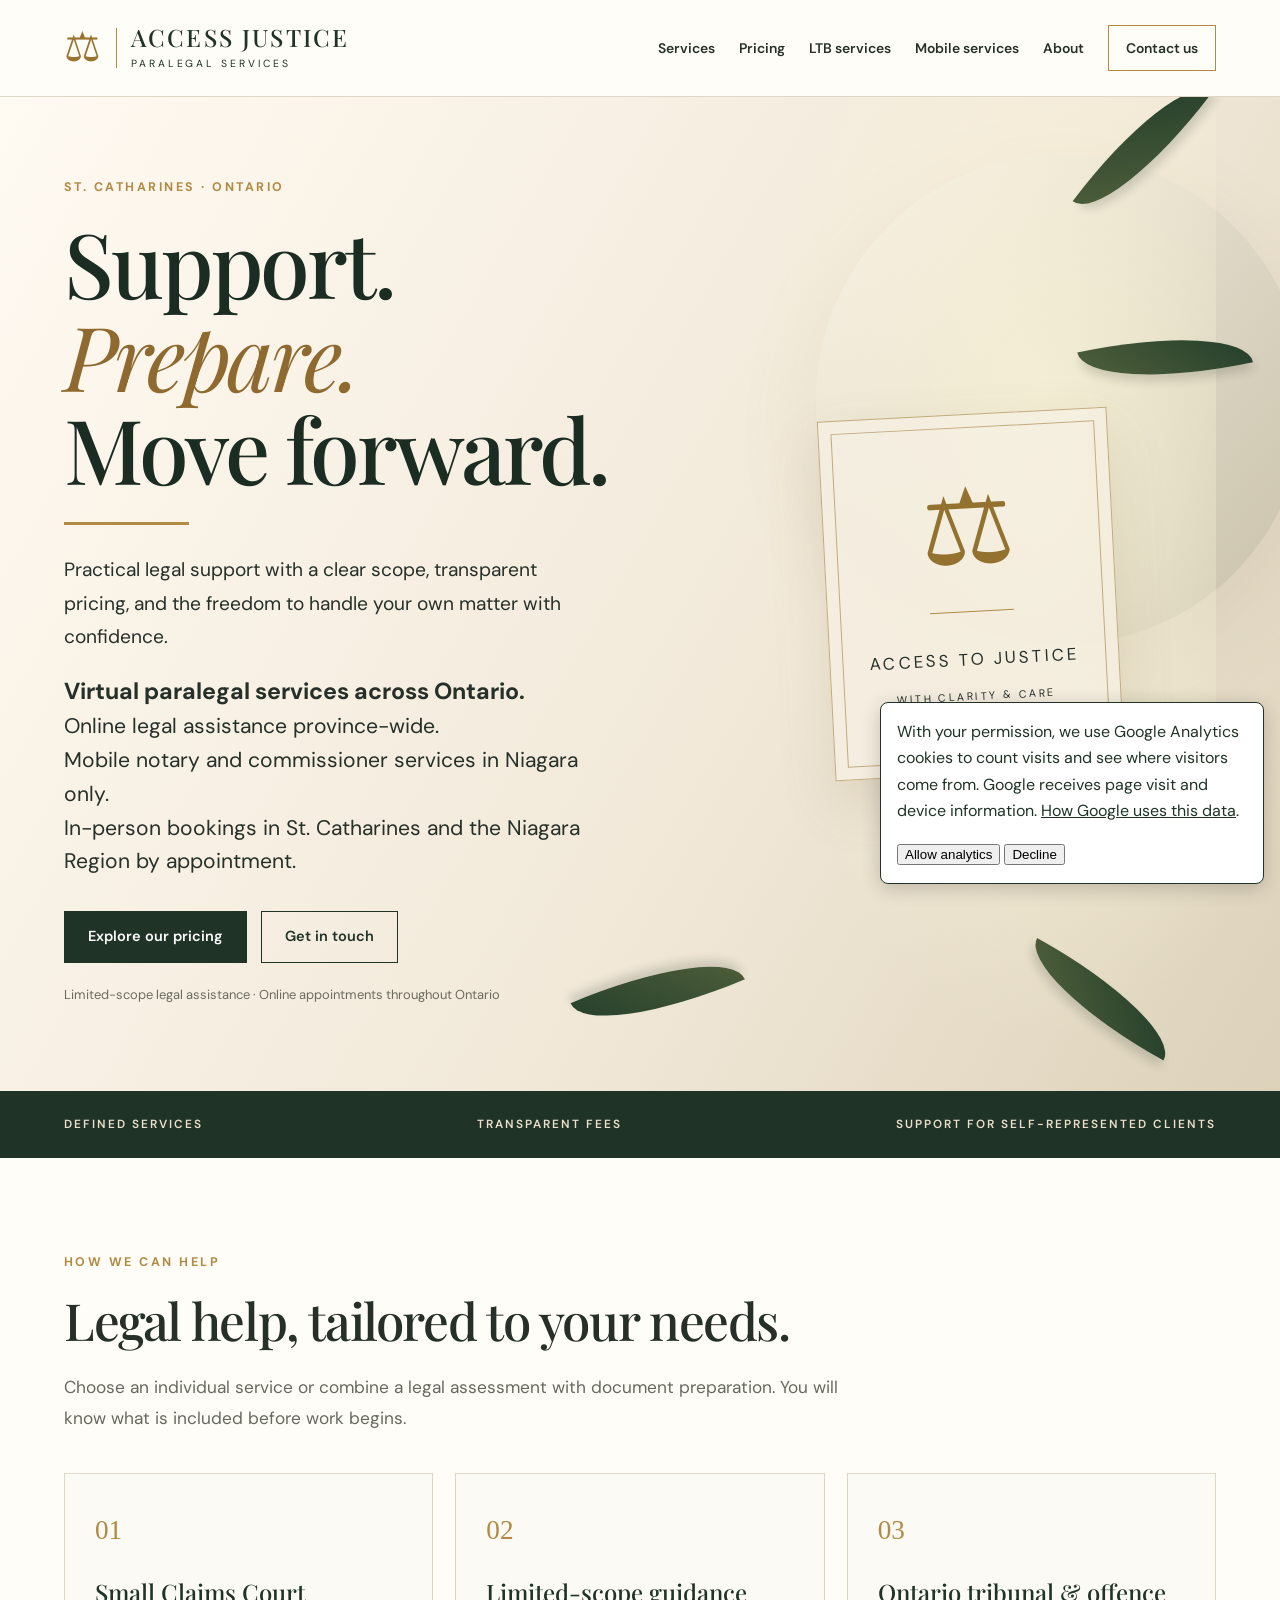
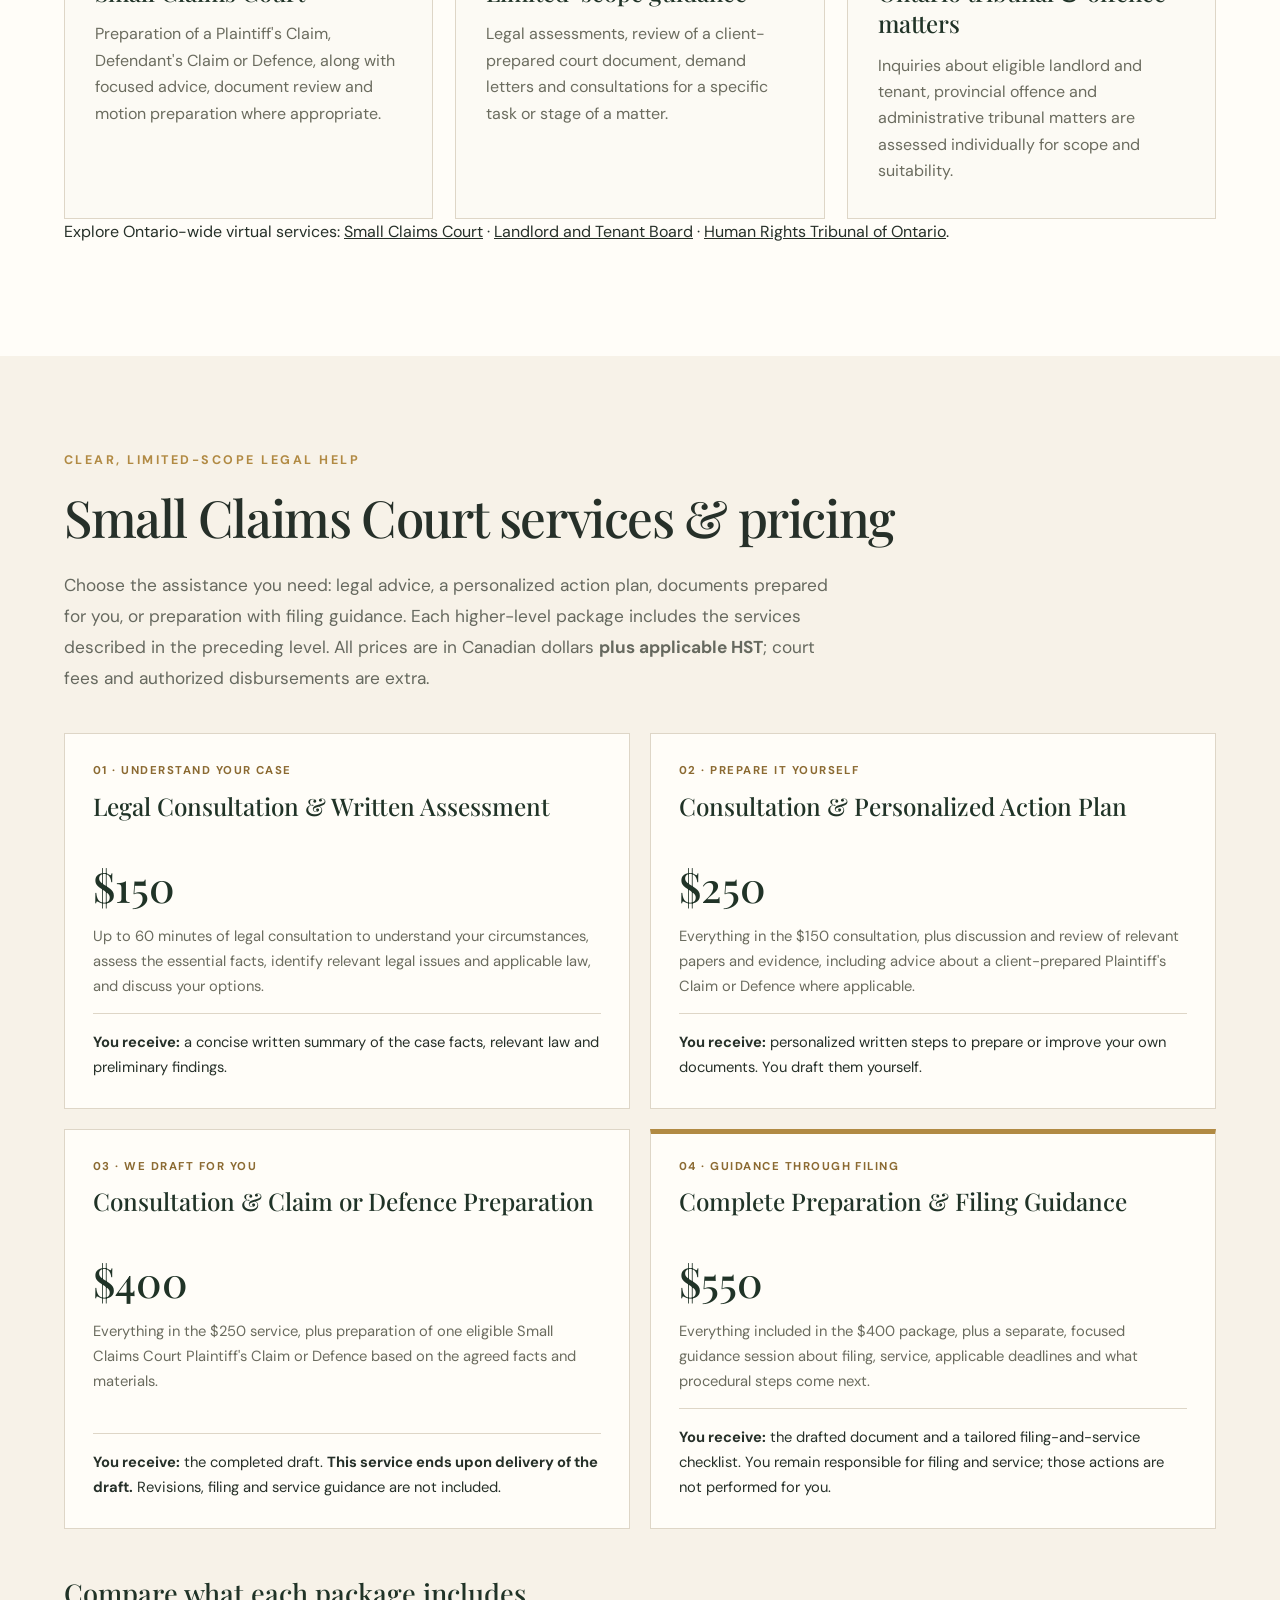
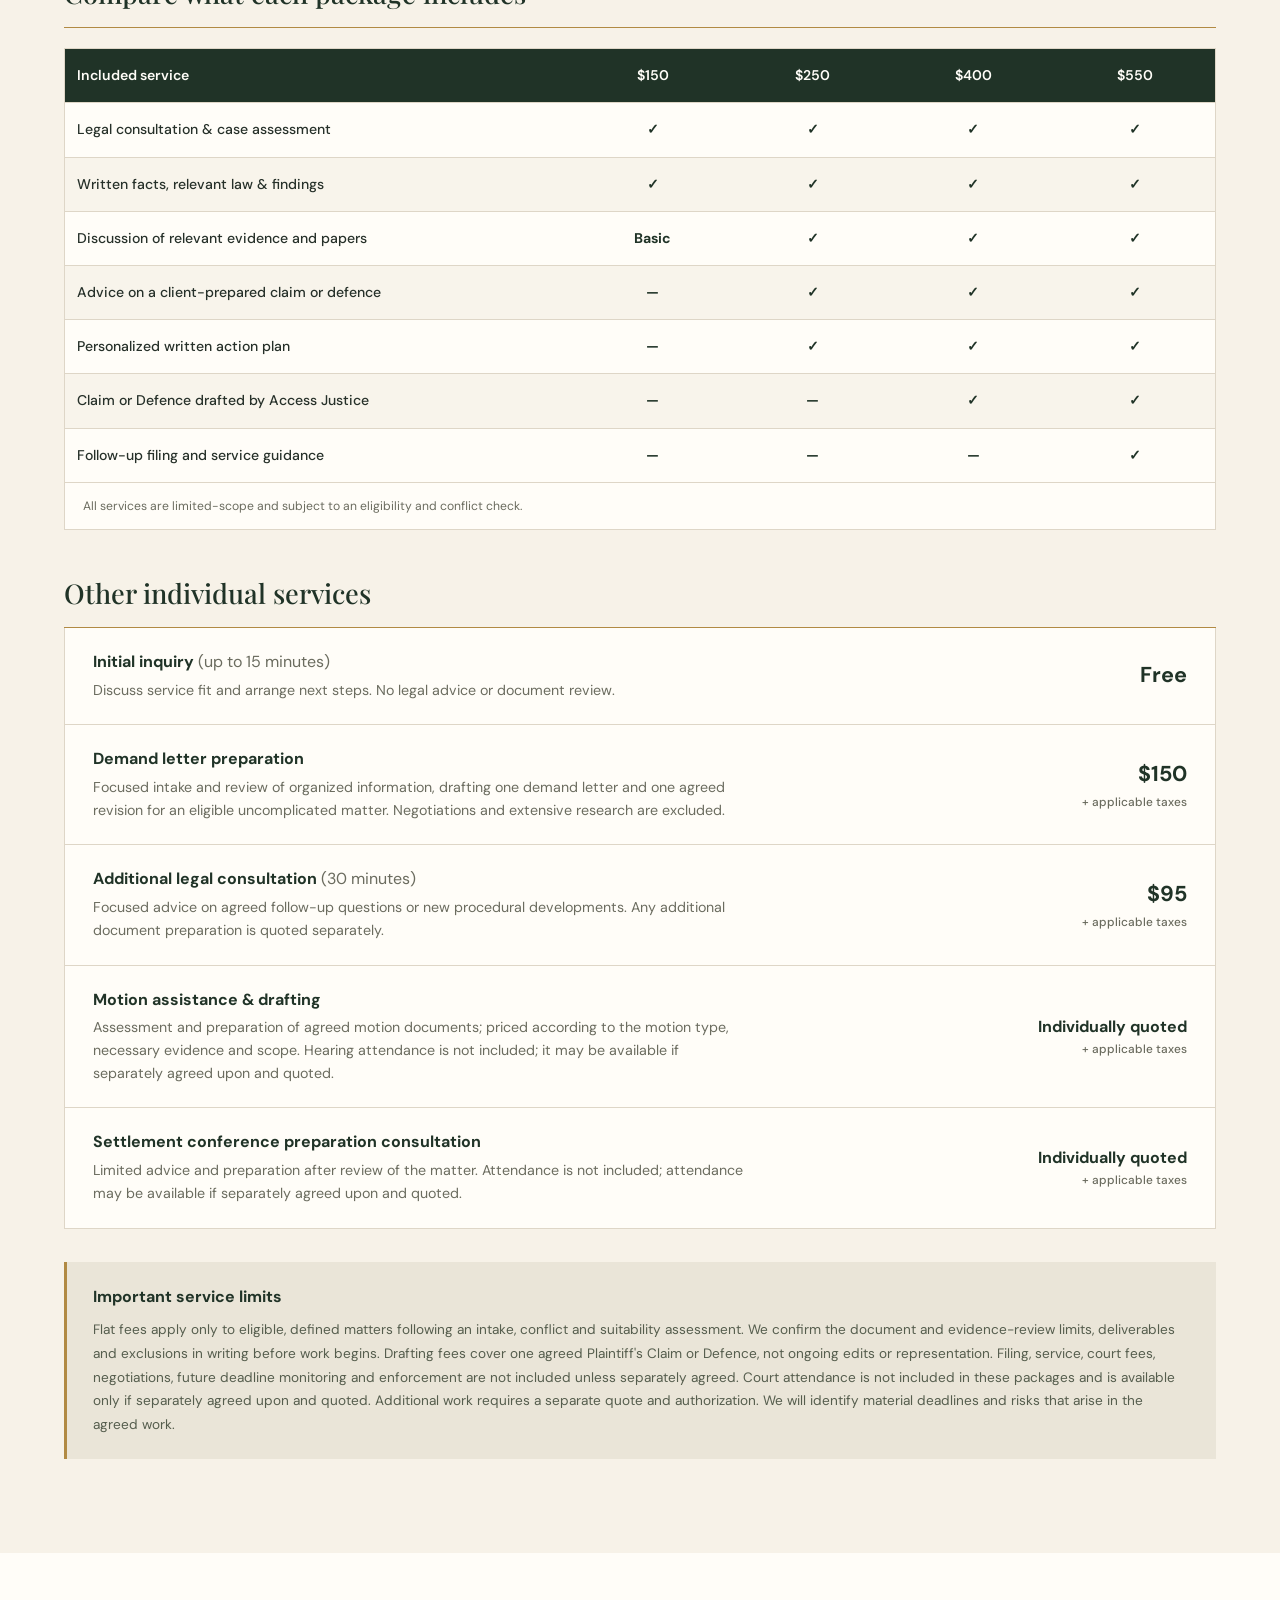
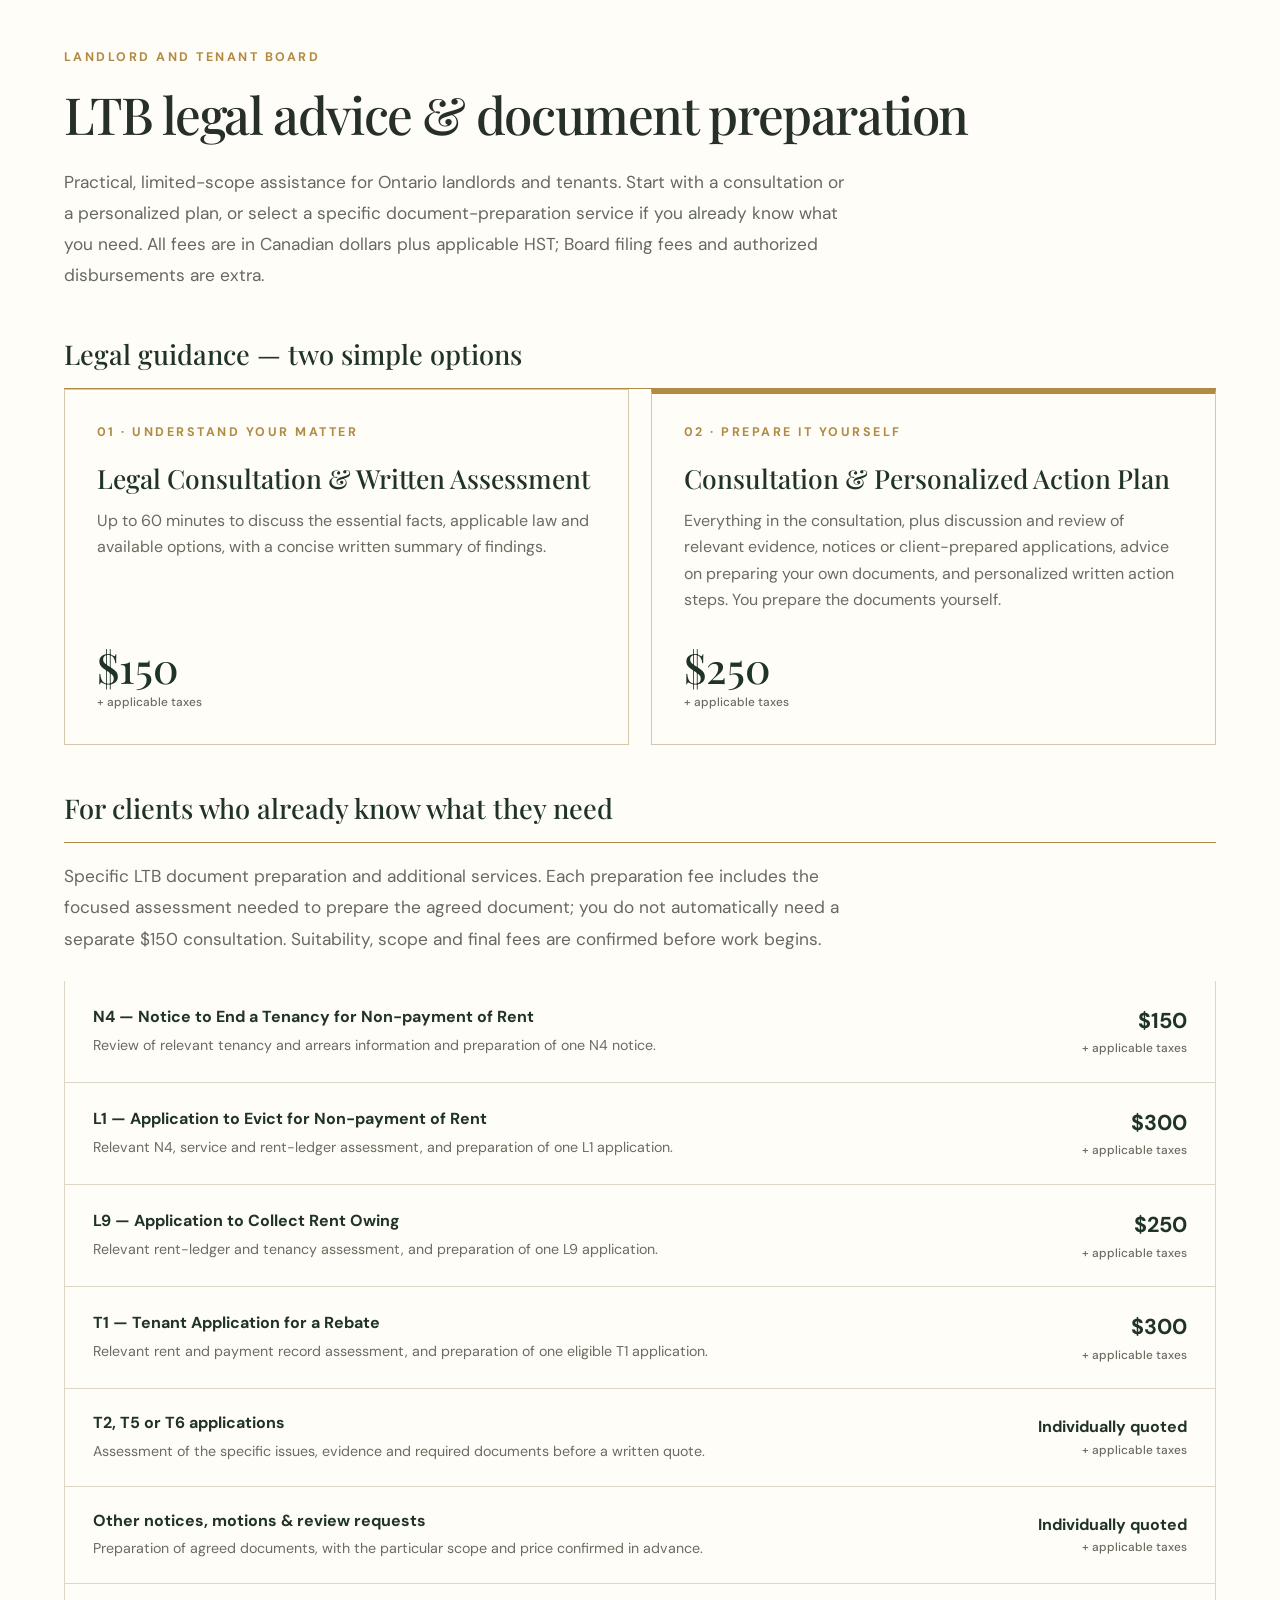
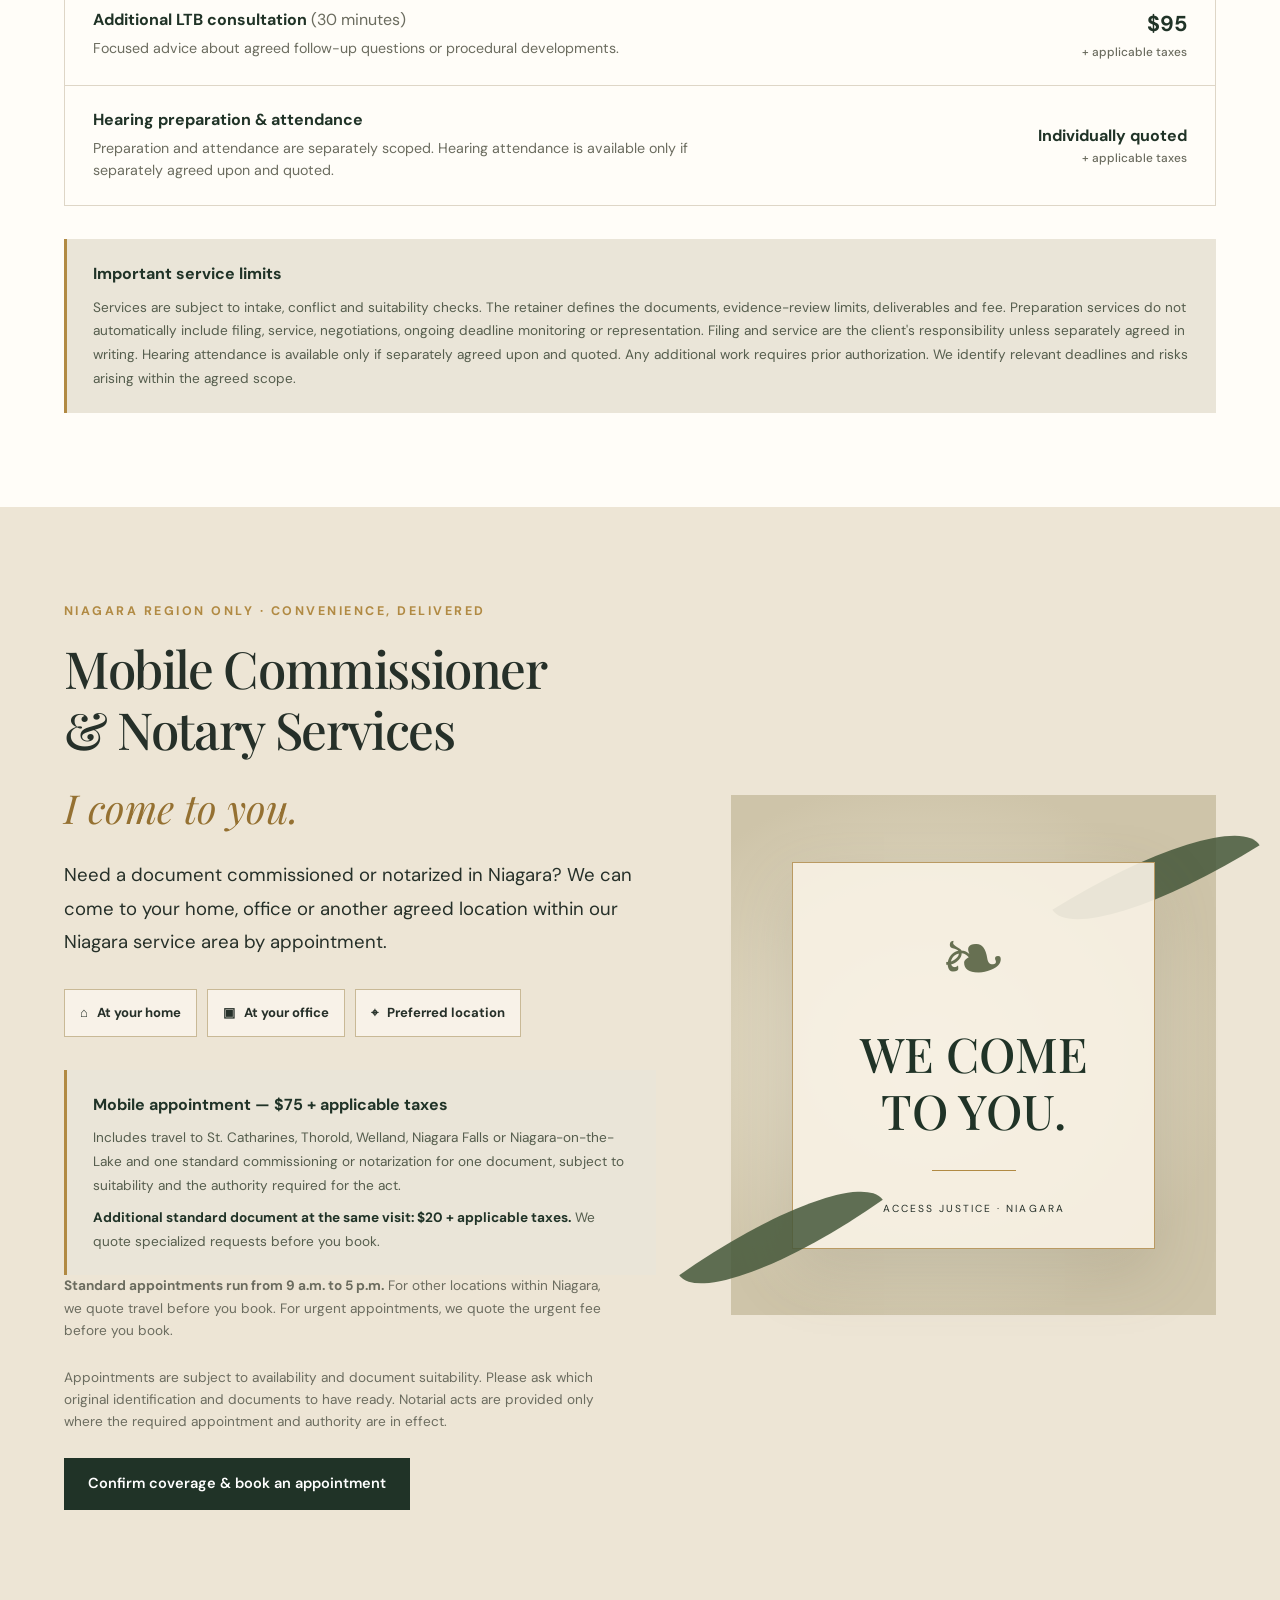
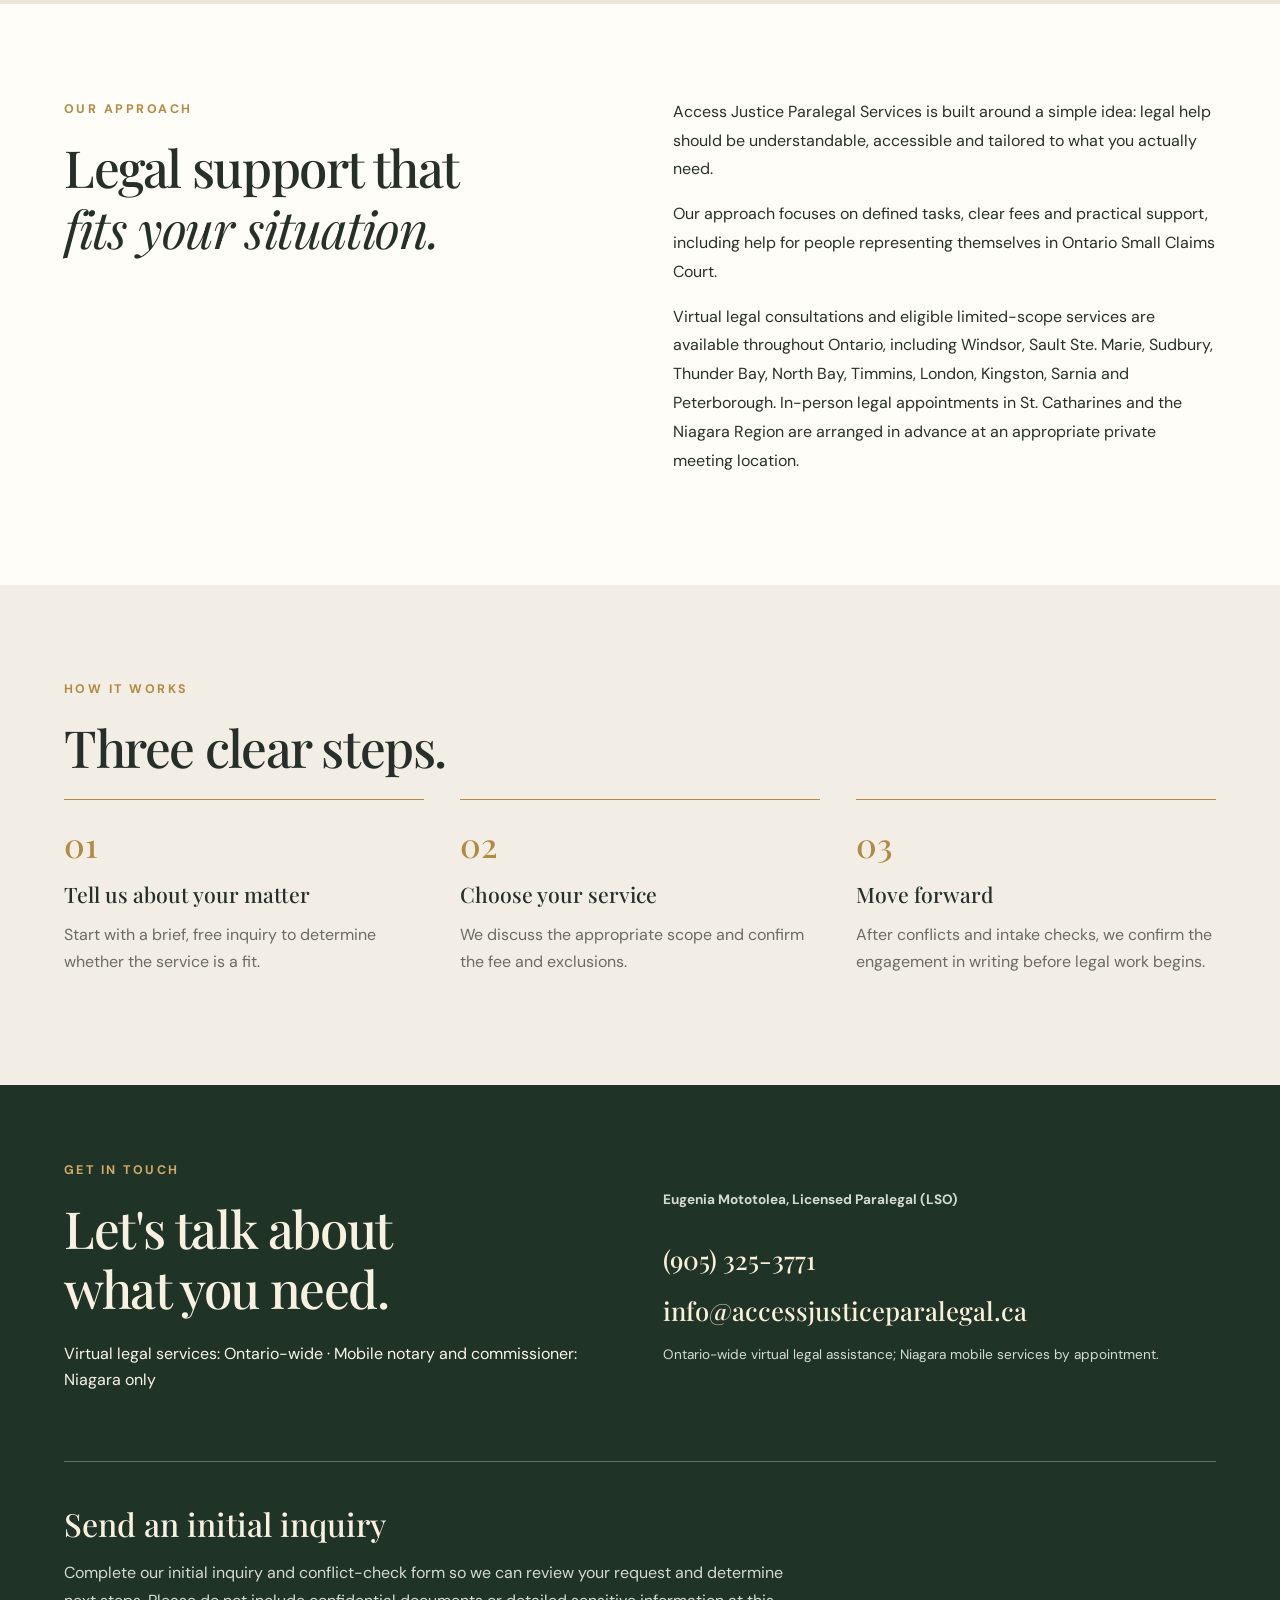
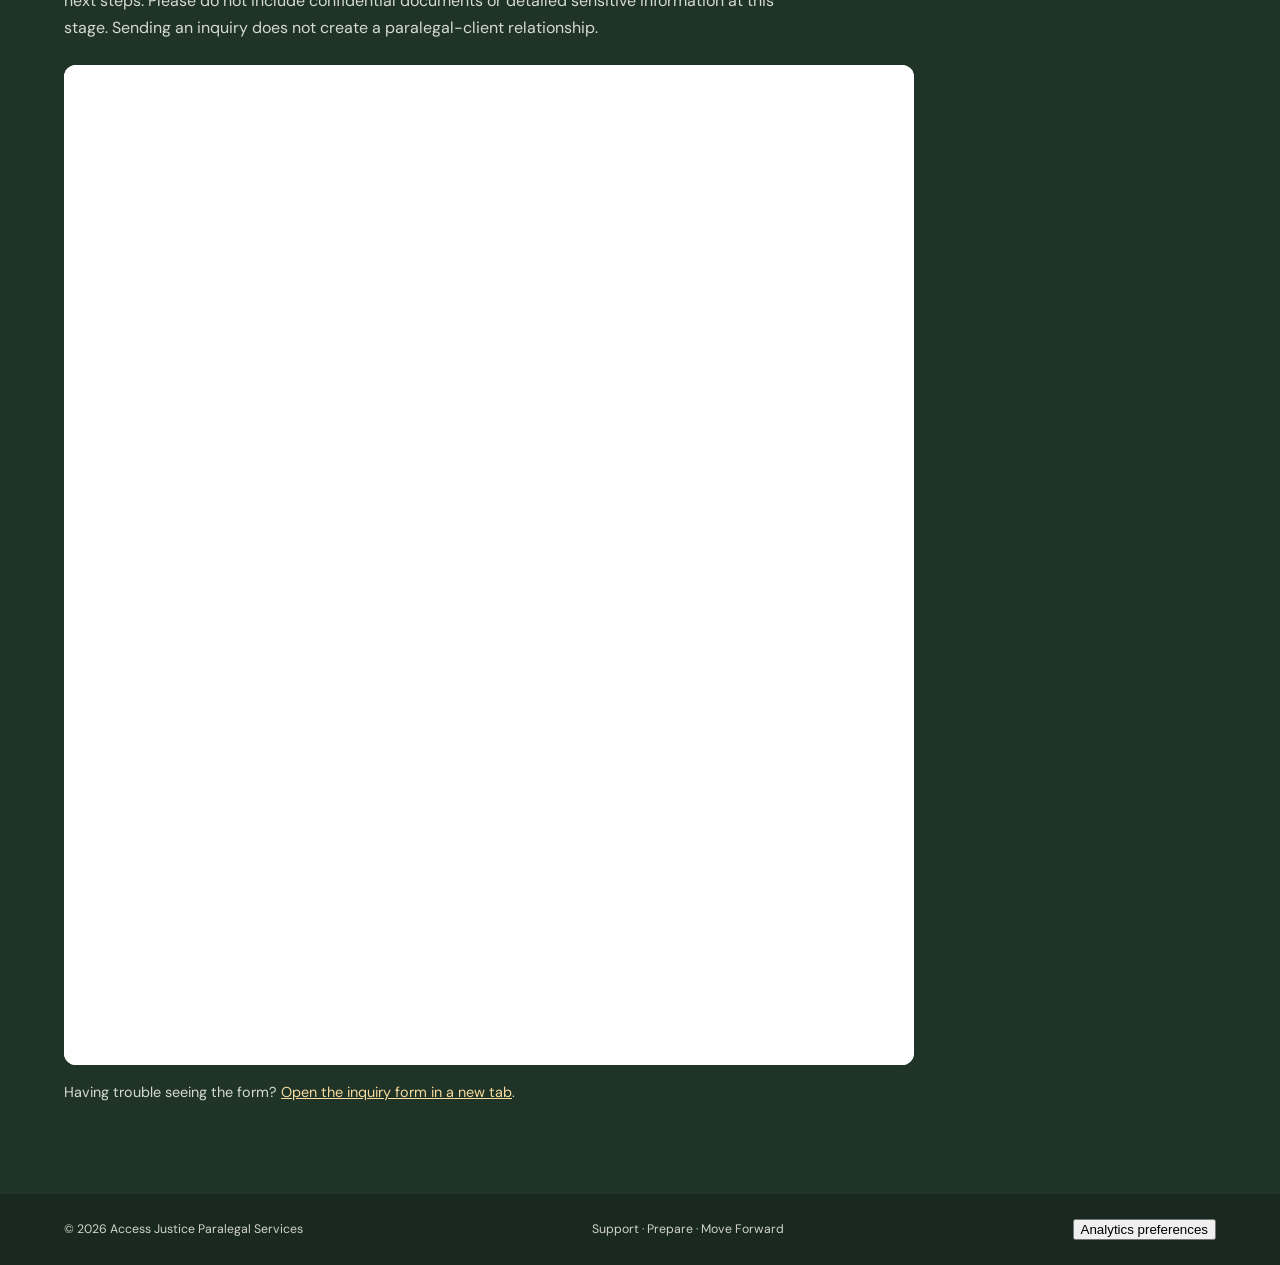
<file: index.html>
<!doctype html>
<html lang="en">
<head>
<meta charset="utf-8"><meta name="viewport" content="width=device-width, initial-scale=1">
<meta name="description" content="Virtual paralegal services across Ontario: Small Claims Court, legal consultations, document preparation and LTB matters. Mobile notary and commissioner services in Niagara.">
<meta name="theme-color" content="#203327">
<title>Virtual Paralegal Services Across Ontario | Access Justice</title>
<link rel="canonical" href="https://www.accessjusticeparalegal.ca/">
<meta property="og:type" content="website">
<meta property="og:site_name" content="Access Justice Paralegal Services">
<meta property="og:title" content="Virtual Paralegal Services Across Ontario | Access Justice">
<meta property="og:description" content="Virtual limited-scope paralegal assistance across Ontario: Small Claims Court, legal consultations, claim and defence drafting, and LTB matters. Mobile services in Niagara.">
<meta property="og:url" content="https://www.accessjusticeparalegal.ca/">
<meta name="twitter:card" content="summary">
<script type="application/ld+json">
{
  "@context": "https://schema.org",
  "@type": "LegalService",
  "name": "Access Justice Paralegal Services",
  "url": "https://www.accessjusticeparalegal.ca/",
  "telephone": "+1-905-325-3771",
  "description": "Limited-scope Ontario paralegal services for Small Claims Court, Landlord and Tenant Board matters, legal consultations, demand letters, and legal document preparation.",
  "areaServed": [
    {"@type": "AdministrativeArea", "name": "Ontario, Canada"}
  ],
  "hasOfferCatalog": {
    "@type": "OfferCatalog",
    "name": "Paralegal services",
    "itemListElement": [
      {"@type": "OfferCatalog", "name": "Small Claims Court assistance"},
      {"@type": "OfferCatalog", "name": "Claim and defence drafting"},
      {"@type": "OfferCatalog", "name": "Legal consultations and written assessments"},
      {"@type": "OfferCatalog", "name": "Landlord and Tenant Board legal assistance"},
      {"@type": "OfferCatalog", "name": "Demand letter preparation"}
    ]
  }
}
</script>
<link rel="stylesheet" href="styles.css">
</head>
<body id="top">
<a class="skip" href="#main">Skip to content</a>
<header class="site-header"><div class="wrap header-inner">
<a class="logo" href="#top" aria-label="Access Justice home"><span class="logo-icon" aria-hidden="true">⚖</span><span class="logo-copy"><strong>ACCESS JUSTICE</strong><small>PARALEGAL SERVICES</small></span></a>
<nav aria-label="Main navigation"><a href="#services">Services</a><a href="#fees">Pricing</a><a href="#ltb">LTB services</a><a href="#mobile">Mobile services</a><a href="#about">About</a><a href="#contact" class="nav-contact">Contact us</a></nav>
</div></header>
<main id="main">
<section class="hero"><div class="wrap hero-grid">
<div class="hero-copy"><p class="eyebrow">ST. CATHARINES · ONTARIO</p><h1>Support.<br><em>Prepare.</em><br>Move forward.</h1><div class="gold-rule"></div><p class="hero-lead">Practical legal support with a clear scope, transparent pricing, and the freedom to handle your own matter with confidence.</p><p class="hero-lead" style="font-size:1.32rem;line-height:1.6;"><strong style="font-size:1.45rem;">Virtual paralegal services across Ontario.</strong><br>Online legal assistance province-wide.<br>Mobile notary and commissioner services in Niagara only.<br>In-person bookings in St. Catharines and the Niagara Region by appointment.</p><div class="hero-actions"><a class="button" href="#fees">Explore our pricing</a><a class="button button-outline" href="#contact">Get in touch</a></div><p class="hero-note">Limited-scope legal assistance · Online appointments throughout Ontario</p></div>
<div class="hero-art" aria-hidden="true"><div class="sun-glow"></div><div class="leaf leaf-one"></div><div class="leaf leaf-two"></div><div class="leaf leaf-three"></div><div class="leaf leaf-four"></div><div class="hero-art-inner"><div class="hero-art-scale">⚖</div><div class="fine-line"></div><div class="art-caption">ACCESS TO JUSTICE<br><span>WITH CLARITY & CARE</span></div></div></div>
</div></section>
<section class="trust-line"><div class="wrap trust-grid"><span>DEFINED SERVICES</span><span>TRANSPARENT FEES</span><span>SUPPORT FOR SELF-REPRESENTED CLIENTS</span></div></section>
<section class="section" id="services"><div class="wrap"><p class="eyebrow">HOW WE CAN HELP</p><h2>Legal help, tailored to your needs.</h2><p class="intro">Choose an individual service or combine a legal assessment with document preparation. You will know what is included before work begins.</p>
<div class="service-grid"><article class="service-card"><span class="service-number">01</span><h3>Small Claims Court</h3><p>Preparation of a Plaintiff's Claim, Defendant's Claim or Defence, along with focused advice, document review and motion preparation where appropriate.</p></article>
<article class="service-card"><span class="service-number">02</span><h3>Limited-scope guidance</h3><p>Legal assessments, review of a client-prepared court document, demand letters and consultations for a specific task or stage of a matter.</p></article>
<article class="service-card"><span class="service-number">03</span><h3>Ontario tribunal & offence matters</h3><p>Inquiries about eligible landlord and tenant, provincial offence and administrative tribunal matters are assessed individually for scope and suitability.</p></article></div>
<p>Explore Ontario-wide virtual services: <a href="/small-claims-court-ontario.html">Small Claims Court</a> · <a href="/landlord-tenant-board-ontario.html">Landlord and Tenant Board</a> · <a href="/human-rights-tribunal-ontario.html">Human Rights Tribunal of Ontario</a>.</p>
</div></section>
<section class="section pricing-section" id="fees"><div class="wrap">
<p class="eyebrow">CLEAR, LIMITED-SCOPE LEGAL HELP</p><h2>Small Claims Court services &amp; pricing</h2>
<p class="intro">Choose the assistance you need: legal advice, a personalized action plan, documents prepared for you, or preparation with filing guidance. Each higher-level package includes the services described in the preceding level. All prices are in Canadian dollars <strong>plus applicable HST</strong>; court fees and authorized disbursements are extra.</p>
<div class="package-grid">
<article class="package-card"><div class="package-head"><span class="package-step">01 · UNDERSTAND YOUR CASE</span><h3>Legal Consultation &amp; Written Assessment</h3><strong class="package-price">$150</strong></div><p>Up to 60 minutes of legal consultation to understand your circumstances, assess the essential facts, identify relevant legal issues and applicable law, and discuss your options.</p><p class="package-deliverable"><strong>You receive:</strong> a concise written summary of the case facts, relevant law and preliminary findings.</p></article>
<article class="package-card"><div class="package-head"><span class="package-step">02 · PREPARE IT YOURSELF</span><h3>Consultation &amp; Personalized Action Plan</h3><strong class="package-price">$250</strong></div><p>Everything in the $150 consultation, plus discussion and review of relevant papers and evidence, including advice about a client-prepared Plaintiff's Claim or Defence where applicable.</p><p class="package-deliverable"><strong>You receive:</strong> personalized written steps to prepare or improve your own documents. You draft them yourself.</p></article>
<article class="package-card"><div class="package-head"><span class="package-step">03 · WE DRAFT FOR YOU</span><h3>Consultation &amp; Claim or Defence Preparation</h3><strong class="package-price">$400</strong></div><p>Everything in the $250 service, plus preparation of one eligible Small Claims Court Plaintiff's Claim or Defence based on the agreed facts and materials.</p><p class="package-deliverable"><strong>You receive:</strong> the completed draft. <strong>This service ends upon delivery of the draft.</strong> Revisions, filing and service guidance are not included.</p></article>
<article class="package-card package-card-featured"><div class="package-head"><span class="package-step">04 · GUIDANCE THROUGH FILING</span><h3>Complete Preparation &amp; Filing Guidance</h3><strong class="package-price">$550</strong></div><p>Everything included in the $400 package, plus a separate, focused guidance session about filing, service, applicable deadlines and what procedural steps come next.</p><p class="package-deliverable"><strong>You receive:</strong> the drafted document and a tailored filing-and-service checklist. You remain responsible for filing and service; those actions are not performed for you.</p></article>
</div>
<h3 class="section-subtitle">Compare what each package includes</h3>
<div class="package-table-scroll"><table class="package-table"><caption>All services are limited-scope and subject to an eligibility and conflict check.</caption><thead><tr><th scope="col">Included service</th><th scope="col">$150</th><th scope="col">$250</th><th scope="col">$400</th><th scope="col">$550</th></tr></thead><tbody>
<tr><th scope="row">Legal consultation &amp; case assessment</th><td>✓</td><td>✓</td><td>✓</td><td>✓</td></tr>
<tr><th scope="row">Written facts, relevant law &amp; findings</th><td>✓</td><td>✓</td><td>✓</td><td>✓</td></tr>
<tr><th scope="row">Discussion of relevant evidence and papers</th><td>Basic</td><td>✓</td><td>✓</td><td>✓</td></tr>
<tr><th scope="row">Advice on a client-prepared claim or defence</th><td>—</td><td>✓</td><td>✓</td><td>✓</td></tr>
<tr><th scope="row">Personalized written action plan</th><td>—</td><td>✓</td><td>✓</td><td>✓</td></tr>
<tr><th scope="row">Claim or Defence drafted by Access Justice</th><td>—</td><td>—</td><td>✓</td><td>✓</td></tr>
<tr><th scope="row">Follow-up filing and service guidance</th><td>—</td><td>—</td><td>—</td><td>✓</td></tr>


</tbody></table></div>
<h3 class="section-subtitle">Other individual services</h3>
<div class="fee-list">
<div class="fee-row"><div><h4>Initial inquiry <span class="detail">(up to 15 minutes)</span></h4><p>Discuss service fit and arrange next steps. No legal advice or document review.</p></div><div class="fee-amount">Free</div></div>
<div class="fee-row"><div><h4>Demand letter preparation</h4><p>Focused intake and review of organized information, drafting one demand letter and one agreed revision for an eligible uncomplicated matter. Negotiations and extensive research are excluded.</p></div><div class="fee-amount">$150 <small>+ applicable taxes</small></div></div>
<div class="fee-row"><div><h4>Additional legal consultation <span class="detail">(30 minutes)</span></h4><p>Focused advice on agreed follow-up questions or new procedural developments. Any additional document preparation is quoted separately.</p></div><div class="fee-amount">$95 <small>+ applicable taxes</small></div></div>
<div class="fee-row"><div><h4>Motion assistance &amp; drafting</h4><p>Assessment and preparation of agreed motion documents; priced according to the motion type, necessary evidence and scope. Hearing attendance is not included; it may be available if separately agreed upon and quoted.</p></div><div class="fee-amount quote">Individually quoted <small>+ applicable taxes</small></div></div>
<div class="fee-row"><div><h4>Settlement conference preparation consultation</h4><p>Limited advice and preparation after review of the matter. Attendance is not included; attendance may be available if separately agreed upon and quoted.</p></div><div class="fee-amount quote">Individually quoted <small>+ applicable taxes</small></div></div>
</div>
<div class="pricing-note"><strong>Important service limits</strong><p>Flat fees apply only to eligible, defined matters following an intake, conflict and suitability assessment. We confirm the document and evidence-review limits, deliverables and exclusions in writing before work begins. Drafting fees cover one agreed Plaintiff's Claim or Defence, not ongoing edits or representation. Filing, service, court fees, negotiations, future deadline monitoring and enforcement are not included unless separately agreed. Court attendance is not included in these packages and is available only if separately agreed upon and quoted. Additional work requires a separate quote and authorization. We will identify material deadlines and risks that arise in the agreed work.</p></div>
</div></section>
<section class="section ltb-section" id="ltb"><div class="wrap">
<p class="eyebrow">LANDLORD AND TENANT BOARD</p><h2>LTB legal advice &amp; document preparation</h2>
<p class="intro">Practical, limited-scope assistance for Ontario landlords and tenants. Start with a consultation or a personalized plan, or select a specific document-preparation service if you already know what you need. All fees are in Canadian dollars plus applicable HST; Board filing fees and authorized disbursements are extra.</p>
<h3 class="section-subtitle">Legal guidance — two simple options</h3>
<div class="combo-grid ltb-guidance-grid">
<article class="combo"><p class="eyebrow">01 · UNDERSTAND YOUR MATTER</p><h4>Legal Consultation &amp; Written Assessment</h4><p>Up to 60 minutes to discuss the essential facts, applicable law and available options, with a concise written summary of findings.</p><div class="combo-bottom"><div><strong>$150</strong><small>+ applicable taxes</small></div></div></article>
<article class="combo highlighted"><p class="eyebrow">02 · PREPARE IT YOURSELF</p><h4>Consultation &amp; Personalized Action Plan</h4><p>Everything in the consultation, plus discussion and review of relevant evidence, notices or client-prepared applications, advice on preparing your own documents, and personalized written action steps. You prepare the documents yourself.</p><div class="combo-bottom"><div><strong>$250</strong><small>+ applicable taxes</small></div></div></article>
</div>
<h3 class="section-subtitle">For clients who already know what they need</h3>
<p class="intro compact">Specific LTB document preparation and additional services. Each preparation fee includes the focused assessment needed to prepare the agreed document; you do not automatically need a separate $150 consultation. Suitability, scope and final fees are confirmed before work begins.</p>
<div class="fee-list">
<div class="fee-row"><div><h4>N4 — Notice to End a Tenancy for Non-payment of Rent</h4><p>Review of relevant tenancy and arrears information and preparation of one N4 notice.</p></div><div class="fee-amount">$150 <small>+ applicable taxes</small></div></div>
<div class="fee-row"><div><h4>L1 — Application to Evict for Non-payment of Rent</h4><p>Relevant N4, service and rent-ledger assessment, and preparation of one L1 application.</p></div><div class="fee-amount">$300 <small>+ applicable taxes</small></div></div>
<div class="fee-row"><div><h4>L9 — Application to Collect Rent Owing</h4><p>Relevant rent-ledger and tenancy assessment, and preparation of one L9 application.</p></div><div class="fee-amount">$250 <small>+ applicable taxes</small></div></div>
<div class="fee-row"><div><h4>T1 — Tenant Application for a Rebate</h4><p>Relevant rent and payment record assessment, and preparation of one eligible T1 application.</p></div><div class="fee-amount">$300 <small>+ applicable taxes</small></div></div>
<div class="fee-row"><div><h4>T2, T5 or T6 applications</h4><p>Assessment of the specific issues, evidence and required documents before a written quote.</p></div><div class="fee-amount quote">Individually quoted <small>+ applicable taxes</small></div></div>
<div class="fee-row"><div><h4>Other notices, motions &amp; review requests</h4><p>Preparation of agreed documents, with the particular scope and price confirmed in advance.</p></div><div class="fee-amount quote">Individually quoted <small>+ applicable taxes</small></div></div>
<div class="fee-row"><div><h4>Additional LTB consultation <span class="detail">(30 minutes)</span></h4><p>Focused advice about agreed follow-up questions or procedural developments.</p></div><div class="fee-amount">$95 <small>+ applicable taxes</small></div></div>
<div class="fee-row"><div><h4>Hearing preparation &amp; attendance</h4><p>Preparation and attendance are separately scoped. Hearing attendance is available only if separately agreed upon and quoted.</p></div><div class="fee-amount quote">Individually quoted <small>+ applicable taxes</small></div></div>
</div>
<div class="pricing-note"><strong>Important service limits</strong><p>Services are subject to intake, conflict and suitability checks. The retainer defines the documents, evidence-review limits, deliverables and fee. Preparation services do not automatically include filing, service, negotiations, ongoing deadline monitoring or representation. Filing and service are the client's responsibility unless separately agreed in writing. Hearing attendance is available only if separately agreed upon and quoted. Any additional work requires prior authorization. We identify relevant deadlines and risks arising within the agreed scope.</p></div>
</div></section>
<section class="section mobile-section" id="mobile"><div class="wrap mobile-grid"><div><p class="eyebrow">NIAGARA REGION ONLY · CONVENIENCE, DELIVERED</p><h2>Mobile Commissioner<br>&amp; Notary Services</h2><p class="script-line">I come to you.</p><p class="mobile-lead">Need a document commissioned or notarized in Niagara? We can come to your home, office or another agreed location within our Niagara service area by appointment.</p><div class="mobile-features"><span>⌂ &nbsp; At your home</span><span>▣ &nbsp; At your office</span><span>⌖ &nbsp; Preferred location</span></div><div class="pricing-note"><strong>Mobile appointment — $75 + applicable taxes</strong><p>Includes travel to St. Catharines, Thorold, Welland, Niagara Falls or Niagara-on-the-Lake and one standard commissioning or notarization for one document, subject to suitability and the authority required for the act.</p><p><strong>Additional standard document at the same visit: $20 + applicable taxes.</strong> We quote specialized requests before you book.</p></div><p class="fine-mobile"><strong>Standard appointments run from 9 a.m. to 5 p.m.</strong> For other locations within Niagara, we quote travel before you book. For urgent appointments, we quote the urgent fee before you book.</p><p class="fine-mobile">Appointments are subject to availability and document suitability. Please ask which original identification and documents to have ready. Notarial acts are provided only where the required appointment and authority are in effect.</p><a href="#contact" class="button">Confirm coverage &amp; book an appointment</a></div><div class="mobile-illustration" aria-hidden="true"><div class="illustration-frame"><span class="plant-symbol">❧</span><span class="illustration-title">WE COME<br>TO YOU.</span><span class="illustration-rule"></span><span class="illustration-foot">ACCESS JUSTICE · NIAGARA</span></div></div></div></section>
<section class="section" id="about"><div class="wrap about-grid"><div><p class="eyebrow">OUR APPROACH</p><h2>Legal support that<br><em>fits your situation.</em></h2></div><div><p>Access Justice Paralegal Services is built around a simple idea: legal help should be understandable, accessible and tailored to what you actually need.</p><p>Our approach focuses on defined tasks, clear fees and practical support, including help for people representing themselves in Ontario Small Claims Court.</p><p>Virtual legal consultations and eligible limited-scope services are available throughout Ontario, including Windsor, Sault Ste. Marie, Sudbury, Thunder Bay, North Bay, Timmins, London, Kingston, Sarnia and Peterborough. In-person legal appointments in St. Catharines and the Niagara Region are arranged in advance at an appropriate private meeting location.</p></div></div></section>
<section class="section steps-section"><div class="wrap"><p class="eyebrow">HOW IT WORKS</p><h2>Three clear steps.</h2><div class="steps"><article><span>01</span><h3>Tell us about your matter</h3><p>Start with a brief, free inquiry to determine whether the service is a fit.</p></article><article><span>02</span><h3>Choose your service</h3><p>We discuss the appropriate scope and confirm the fee and exclusions.</p></article><article><span>03</span><h3>Move forward</h3><p>After conflicts and intake checks, we confirm the engagement in writing before legal work begins.</p></article></div></div></section>
<section class="contact-section" id="contact"><div class="wrap contact-grid"><div><p class="eyebrow">GET IN TOUCH</p><h2>Let's talk about<br>what you need.</h2><p>Virtual legal services: Ontario-wide · Mobile notary and commissioner: Niagara only</p></div><div class="contact-links"><p><strong>Eugenia Mototolea, Licensed Paralegal (LSO)</strong></p><a href="tel:+19053253771">(905) 325-3771</a><a href="mailto:info@accessjusticeparalegal.ca">info@accessjusticeparalegal.ca</a><p>Ontario-wide virtual legal assistance; Niagara mobile services by appointment.</p></div></div><div class="wrap inquiry-section"><h3>Send an initial inquiry</h3><p>Complete our initial inquiry and conflict-check form so we can review your request and determine next steps. Please do not include confidential documents or detailed sensitive information at this stage. Sending an inquiry does not create a paralegal-client relationship.</p><div class="inquiry-form"><iframe src="https://docs.google.com/forms/d/e/1FAIpQLSdY4KEK-SELUNuZ8JzN5_Kwy2pzI6Fr7aSwnadqhgM46NVULQ/viewform?embedded=true" title="Access Justice initial inquiry and conflict-check form" loading="lazy">Loading…</iframe></div><p class="inquiry-alt">Having trouble seeing the form? <a href="https://docs.google.com/forms/d/e/1FAIpQLSdY4KEK-SELUNuZ8JzN5_Kwy2pzI6Fr7aSwnadqhgM46NVULQ/viewform" target="_blank" rel="noopener noreferrer">Open the inquiry form in a new tab</a>.</p></div></section>
</main>
<footer><div class="wrap foot"><span>© 2026 Access Justice Paralegal Services</span><span>Support · Prepare · Move Forward</span><button type="button" id="analytics-settings">Analytics preferences</button></div></footer>
<aside id="analytics-notice" aria-label="Website analytics" hidden style="position:fixed;right:1rem;bottom:1rem;z-index:1000;max-width:24rem;padding:1rem;background:#fff;color:#203327;border:1px solid #203327;border-radius:.5rem;box-shadow:0 4px 20px #0003">
  <p>With your permission, we use Google Analytics cookies to count visits and see where visitors come from. Google receives page visit and device information. <a href="https://policies.google.com/technologies/partner-sites">How Google uses this data</a>.</p>
  <button type="button" id="analytics-allow">Allow analytics</button>
  <button type="button" id="analytics-decline">Decline</button>
</aside>
<script>
  (() => {
    const measurementId = 'G-MH7PPTQ9FN';
    const preferenceKey = 'access-justice-analytics';
    const notice = document.getElementById('analytics-notice');
    let preference = localStorage.getItem(preferenceKey);

    function startAnalytics() {
      window.dataLayer = window.dataLayer || [];
      function gtag() { window.dataLayer.push(arguments); }
      gtag('js', new Date());
      gtag('config', measurementId, {
        allow_google_signals: false,
        allow_ad_personalization_signals: false,
        cookie_domain: location.hostname,
        page_location: location.origin + location.pathname,
        page_referrer: document.referrer ? new URL(document.referrer).origin : ''
      });

      const tag = document.createElement('script');
      tag.async = true;
      tag.src = 'https://www.googletagmanager.com/gtag/js?id=' + measurementId;
      document.head.append(tag);
    }

    document.getElementById('analytics-settings').addEventListener('click', () => {
      notice.hidden = false;
      document.getElementById('analytics-allow').focus();
    });

    document.getElementById('analytics-allow').addEventListener('click', () => {
      localStorage.setItem(preferenceKey, 'allow');
      notice.hidden = true;
      if (preference !== 'allow') startAnalytics();
      preference = 'allow';
    });

    document.getElementById('analytics-decline').addEventListener('click', () => {
      localStorage.setItem(preferenceKey, 'decline');
      notice.hidden = true;
      if (preference !== 'allow') return;
      window['ga-disable-' + measurementId] = true;
      for (const name of ['_ga', '_ga_' + measurementId.slice(2)]) {
        document.cookie = name + '=; Max-Age=0; Path=/; Domain=' + location.hostname;
      }
      location.reload();
    });

    notice.hidden = preference !== null;
    if (preference === 'allow') startAnalytics();
  })();
</script>
</body></html>
</file>
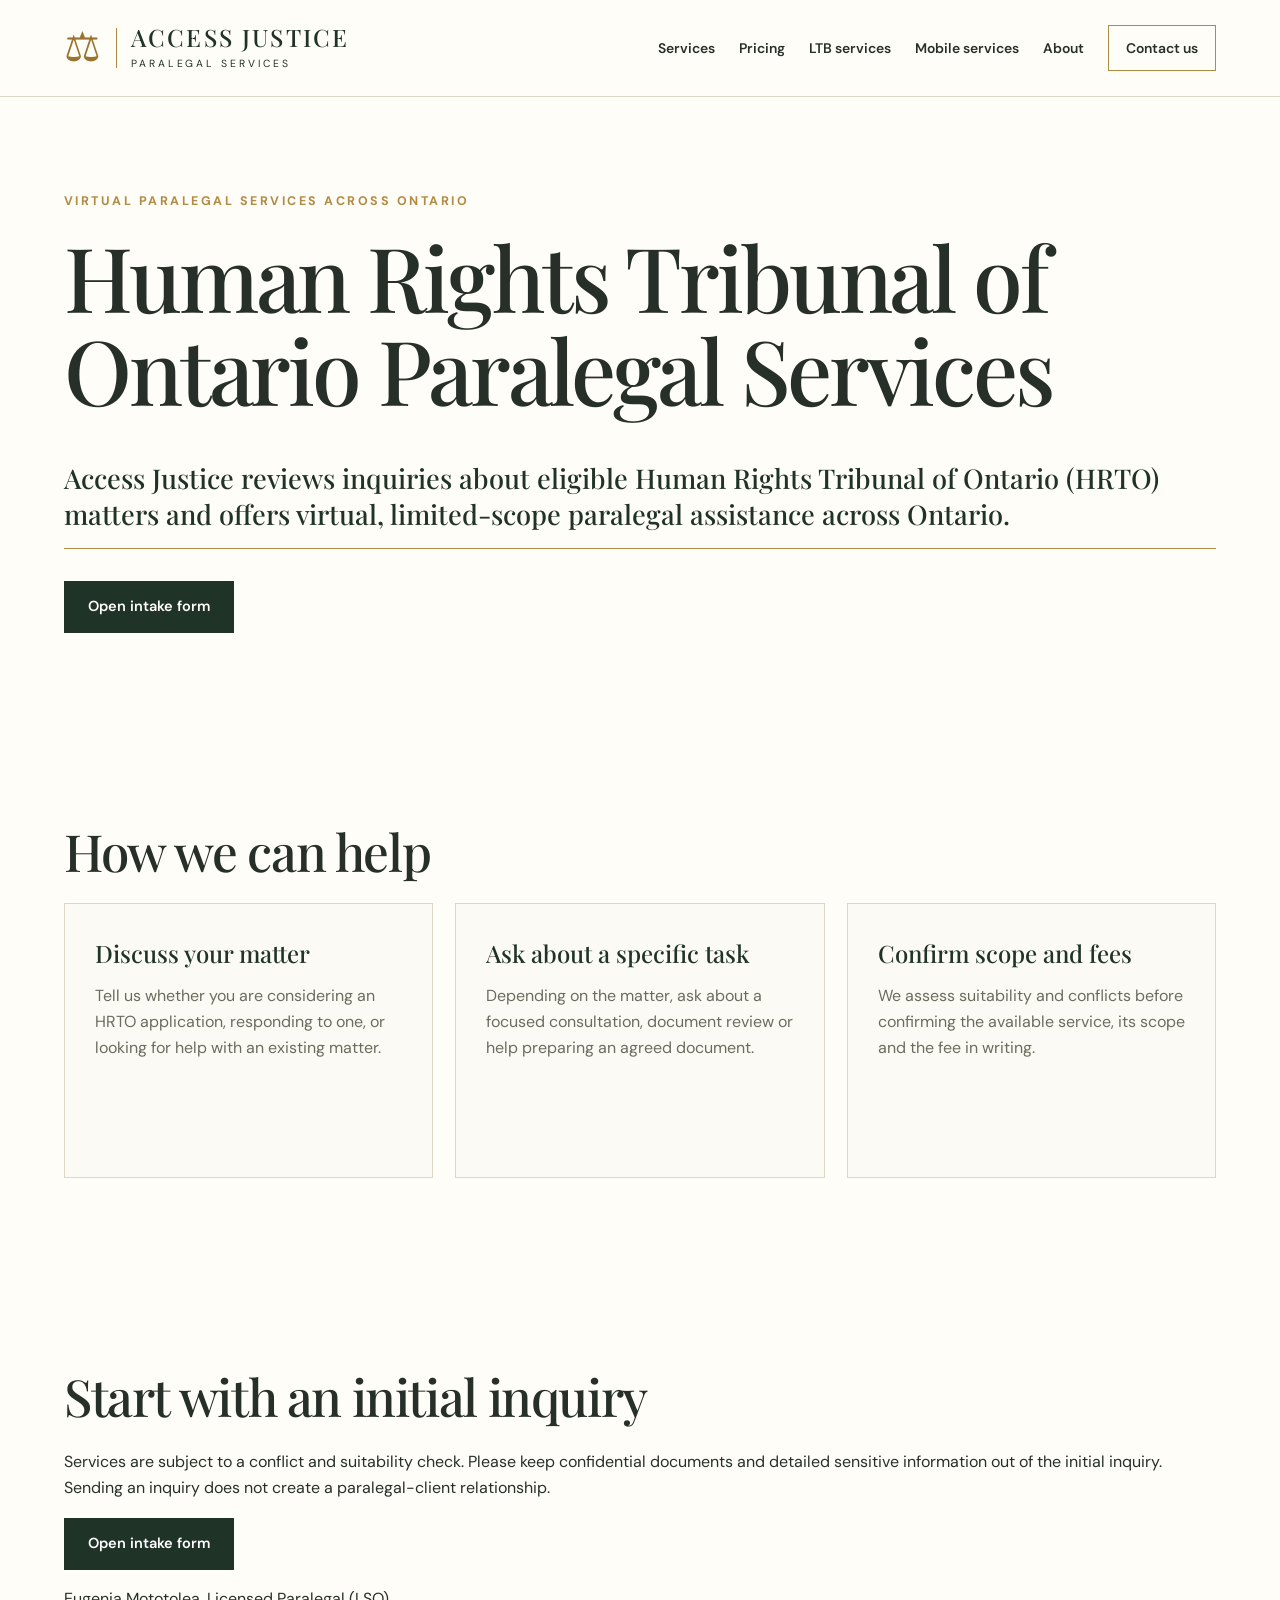
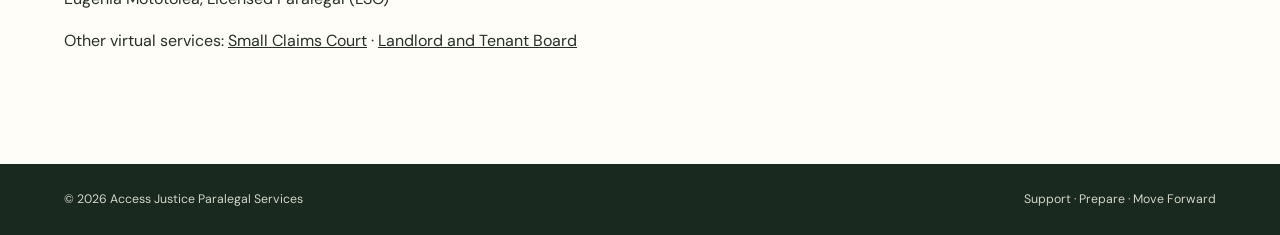
<file: human-rights-tribunal-ontario.html>
<!doctype html>
<html lang="en">
<head>
<meta charset="utf-8">
<meta name="viewport" content="width=device-width, initial-scale=1">
<meta name="description" content="Access Justice reviews inquiries about eligible Human Rights Tribunal of Ontario (HRTO) matters and offers virtual, limited-scope paralegal assistance across Ontario.">
<meta name="theme-color" content="#203327">
<title>Human Rights Tribunal of Ontario Paralegal Services | Access Justice</title>
<link rel="canonical" href="https://www.accessjusticeparalegal.ca/human-rights-tribunal-ontario.html">
<link rel="stylesheet" href="/styles.css">
</head>
<body>
<a class="skip" href="#main">Skip to content</a>
<header class="site-header"><div class="wrap header-inner">
<a class="logo" href="/#top" aria-label="Access Justice home"><span class="logo-icon" aria-hidden="true">⚖</span><span class="logo-copy"><strong>ACCESS JUSTICE</strong><small>PARALEGAL SERVICES</small></span></a>
<nav aria-label="Main navigation"><a href="/#services">Services</a><a href="/#fees">Pricing</a><a href="/#ltb">LTB services</a><a href="/#mobile">Mobile services</a><a href="/#about">About</a><a href="/#contact" class="nav-contact">Contact us</a></nav>
</div></header>
<main id="main">
<section class="section"><div class="wrap">
<p class="eyebrow">VIRTUAL PARALEGAL SERVICES ACROSS ONTARIO</p>
<h1>Human Rights Tribunal of Ontario Paralegal Services</h1>
<p class="section-subtitle">Access Justice reviews inquiries about eligible Human Rights Tribunal of Ontario (HRTO) matters and offers virtual, limited-scope paralegal assistance across Ontario.</p>
<div class="hero-actions"><a class="button" href="https://docs.google.com/forms/d/e/1FAIpQLSdY4KEK-SELUNuZ8JzN5_Kwy2pzI6Fr7aSwnadqhgM46NVULQ/viewform">Open intake form</a></div>
</div></section>
<section class="section"><div class="wrap">
<h2>How we can help</h2>
<div class="service-grid">
<article class="service-card"><h3>Discuss your matter</h3><p>Tell us whether you are considering an HRTO application, responding to one, or looking for help with an existing matter.</p></article>
<article class="service-card"><h3>Ask about a specific task</h3><p>Depending on the matter, ask about a focused consultation, document review or help preparing an agreed document.</p></article>
<article class="service-card"><h3>Confirm scope and fees</h3><p>We assess suitability and conflicts before confirming the available service, its scope and the fee in writing.</p></article>
</div>
</div></section>
<section class="section"><div class="wrap">
<h2>Start with an initial inquiry</h2>
<p>Services are subject to a conflict and suitability check. Please keep confidential documents and detailed sensitive information out of the initial inquiry. Sending an inquiry does not create a paralegal-client relationship.</p>
<p><a class="button" href="https://docs.google.com/forms/d/e/1FAIpQLSdY4KEK-SELUNuZ8JzN5_Kwy2pzI6Fr7aSwnadqhgM46NVULQ/viewform">Open intake form</a></p>
<p>Eugenia Mototolea, Licensed Paralegal (LSO)</p>
<p>Other virtual services: <a href="/small-claims-court-ontario.html">Small Claims Court</a> · <a href="/landlord-tenant-board-ontario.html">Landlord and Tenant Board</a></p>
</div></section>
</main>
<footer><div class="wrap foot"><span>© 2026 Access Justice Paralegal Services</span><span>Support · Prepare · Move Forward</span></div></footer>
</body>
</html>
</file>
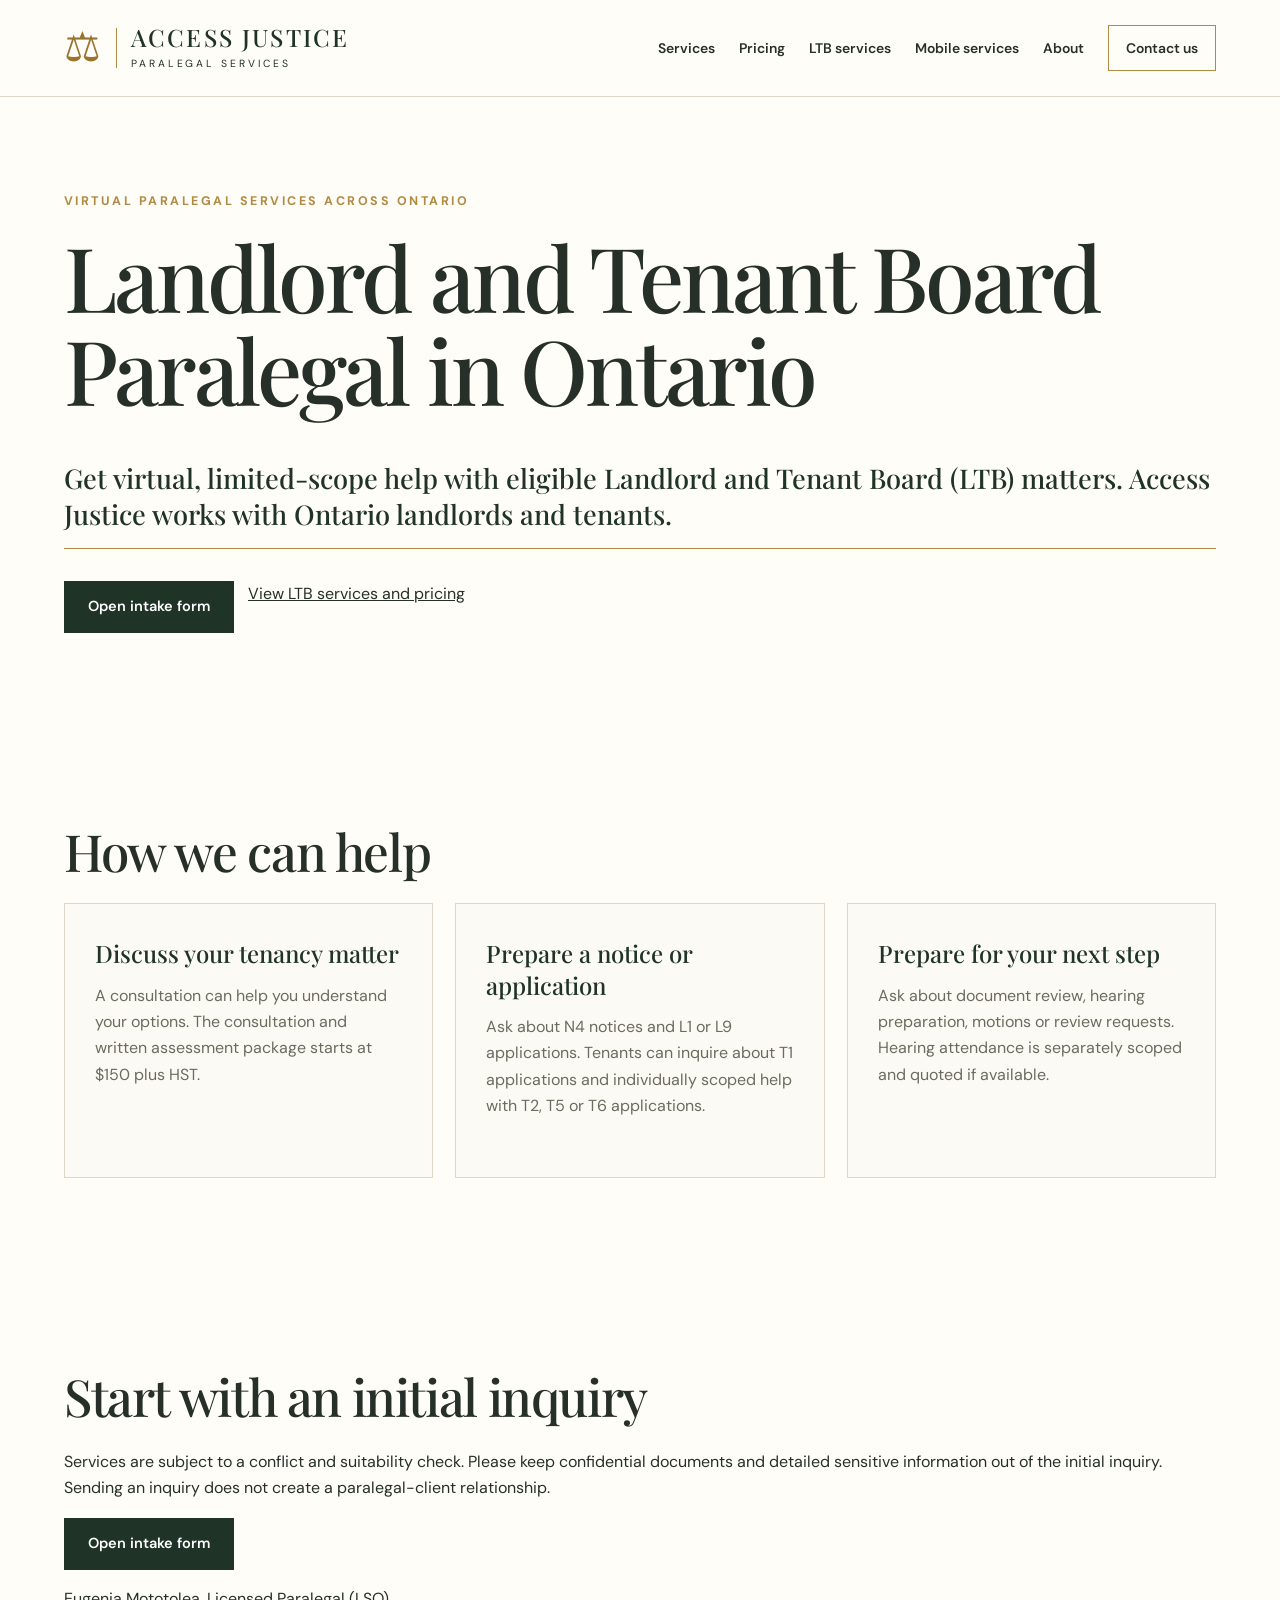
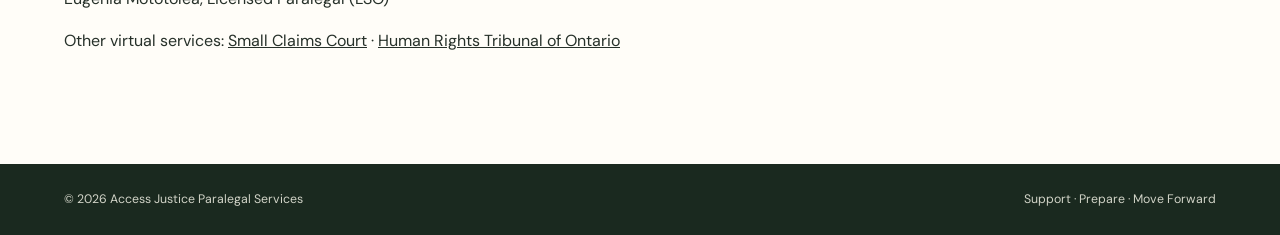
<file: landlord-tenant-board-ontario.html>
<!doctype html>
<html lang="en">
<head>
<meta charset="utf-8">
<meta name="viewport" content="width=device-width, initial-scale=1">
<meta name="description" content="Get virtual, limited-scope help with eligible Landlord and Tenant Board (LTB) matters. Access Justice works with Ontario landlords and tenants.">
<meta name="theme-color" content="#203327">
<title>Landlord and Tenant Board Paralegal in Ontario | Access Justice</title>
<link rel="canonical" href="https://www.accessjusticeparalegal.ca/landlord-tenant-board-ontario.html">
<link rel="stylesheet" href="/styles.css">
</head>
<body>
<a class="skip" href="#main">Skip to content</a>
<header class="site-header"><div class="wrap header-inner">
<a class="logo" href="/#top" aria-label="Access Justice home"><span class="logo-icon" aria-hidden="true">⚖</span><span class="logo-copy"><strong>ACCESS JUSTICE</strong><small>PARALEGAL SERVICES</small></span></a>
<nav aria-label="Main navigation"><a href="/#services">Services</a><a href="/#fees">Pricing</a><a href="/#ltb">LTB services</a><a href="/#mobile">Mobile services</a><a href="/#about">About</a><a href="/#contact" class="nav-contact">Contact us</a></nav>
</div></header>
<main id="main">
<section class="section"><div class="wrap">
<p class="eyebrow">VIRTUAL PARALEGAL SERVICES ACROSS ONTARIO</p>
<h1>Landlord and Tenant Board Paralegal in Ontario</h1>
<p class="section-subtitle">Get virtual, limited-scope help with eligible Landlord and Tenant Board (LTB) matters. Access Justice works with Ontario landlords and tenants.</p>
<div class="hero-actions"><a class="button" href="https://docs.google.com/forms/d/e/1FAIpQLSdY4KEK-SELUNuZ8JzN5_Kwy2pzI6Fr7aSwnadqhgM46NVULQ/viewform">Open intake form</a> <a href="/#ltb">View LTB services and pricing</a></div>
</div></section>
<section class="section"><div class="wrap">
<h2>How we can help</h2>
<div class="service-grid">
<article class="service-card"><h3>Discuss your tenancy matter</h3><p>A consultation can help you understand your options. The consultation and written assessment package starts at $150 plus HST.</p></article>
<article class="service-card"><h3>Prepare a notice or application</h3><p>Ask about N4 notices and L1 or L9 applications. Tenants can inquire about T1 applications and individually scoped help with T2, T5 or T6 applications.</p></article>
<article class="service-card"><h3>Prepare for your next step</h3><p>Ask about document review, hearing preparation, motions or review requests. Hearing attendance is separately scoped and quoted if available.</p></article>
</div>
</div></section>
<section class="section"><div class="wrap">
<h2>Start with an initial inquiry</h2>
<p>Services are subject to a conflict and suitability check. Please keep confidential documents and detailed sensitive information out of the initial inquiry. Sending an inquiry does not create a paralegal-client relationship.</p>
<p><a class="button" href="https://docs.google.com/forms/d/e/1FAIpQLSdY4KEK-SELUNuZ8JzN5_Kwy2pzI6Fr7aSwnadqhgM46NVULQ/viewform">Open intake form</a></p>
<p>Eugenia Mototolea, Licensed Paralegal (LSO)</p>
<p>Other virtual services: <a href="/small-claims-court-ontario.html">Small Claims Court</a> · <a href="/human-rights-tribunal-ontario.html">Human Rights Tribunal of Ontario</a></p>
</div></section>
</main>
<footer><div class="wrap foot"><span>© 2026 Access Justice Paralegal Services</span><span>Support · Prepare · Move Forward</span></div></footer>
</body>
</html>
</file>
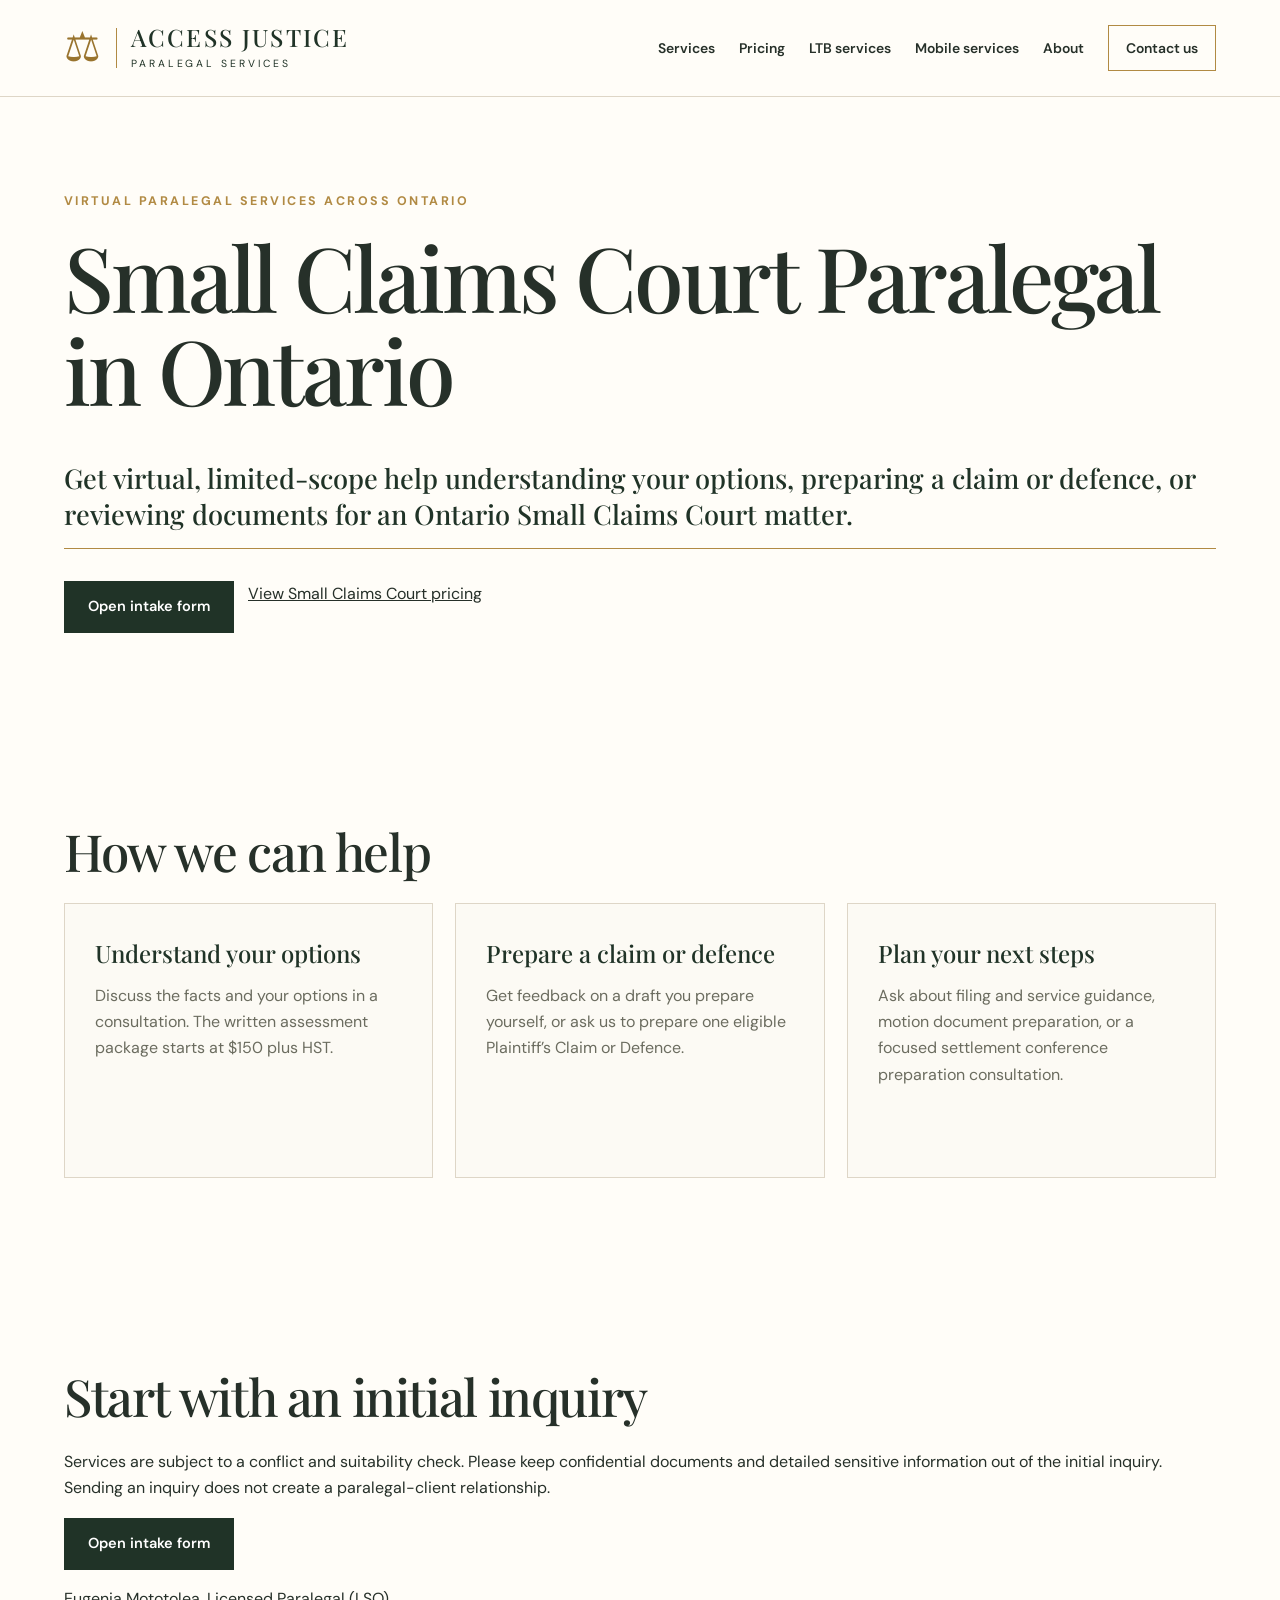
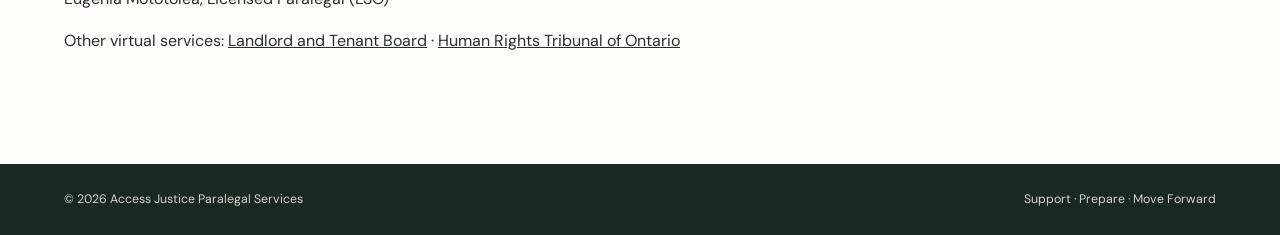
<file: small-claims-court-ontario.html>
<!doctype html>
<html lang="en">
<head>
<meta charset="utf-8">
<meta name="viewport" content="width=device-width, initial-scale=1">
<meta name="description" content="Get virtual, limited-scope help understanding your options, preparing a claim or defence, or reviewing documents for an Ontario Small Claims Court matter.">
<meta name="theme-color" content="#203327">
<title>Small Claims Court Paralegal in Ontario | Access Justice</title>
<link rel="canonical" href="https://www.accessjusticeparalegal.ca/small-claims-court-ontario.html">
<link rel="stylesheet" href="/styles.css">
</head>
<body>
<a class="skip" href="#main">Skip to content</a>
<header class="site-header"><div class="wrap header-inner">
<a class="logo" href="/#top" aria-label="Access Justice home"><span class="logo-icon" aria-hidden="true">⚖</span><span class="logo-copy"><strong>ACCESS JUSTICE</strong><small>PARALEGAL SERVICES</small></span></a>
<nav aria-label="Main navigation"><a href="/#services">Services</a><a href="/#fees">Pricing</a><a href="/#ltb">LTB services</a><a href="/#mobile">Mobile services</a><a href="/#about">About</a><a href="/#contact" class="nav-contact">Contact us</a></nav>
</div></header>
<main id="main">
<section class="section"><div class="wrap">
<p class="eyebrow">VIRTUAL PARALEGAL SERVICES ACROSS ONTARIO</p>
<h1>Small Claims Court Paralegal in Ontario</h1>
<p class="section-subtitle">Get virtual, limited-scope help understanding your options, preparing a claim or defence, or reviewing documents for an Ontario Small Claims Court matter.</p>
<div class="hero-actions"><a class="button" href="https://docs.google.com/forms/d/e/1FAIpQLSdY4KEK-SELUNuZ8JzN5_Kwy2pzI6Fr7aSwnadqhgM46NVULQ/viewform">Open intake form</a> <a href="/#fees">View Small Claims Court pricing</a></div>
</div></section>
<section class="section"><div class="wrap">
<h2>How we can help</h2>
<div class="service-grid">
<article class="service-card"><h3>Understand your options</h3><p>Discuss the facts and your options in a consultation. The written assessment package starts at $150 plus HST.</p></article>
<article class="service-card"><h3>Prepare a claim or defence</h3><p>Get feedback on a draft you prepare yourself, or ask us to prepare one eligible Plaintiff’s Claim or Defence.</p></article>
<article class="service-card"><h3>Plan your next steps</h3><p>Ask about filing and service guidance, motion document preparation, or a focused settlement conference preparation consultation.</p></article>
</div>
</div></section>
<section class="section"><div class="wrap">
<h2>Start with an initial inquiry</h2>
<p>Services are subject to a conflict and suitability check. Please keep confidential documents and detailed sensitive information out of the initial inquiry. Sending an inquiry does not create a paralegal-client relationship.</p>
<p><a class="button" href="https://docs.google.com/forms/d/e/1FAIpQLSdY4KEK-SELUNuZ8JzN5_Kwy2pzI6Fr7aSwnadqhgM46NVULQ/viewform">Open intake form</a></p>
<p>Eugenia Mototolea, Licensed Paralegal (LSO)</p>
<p>Other virtual services: <a href="/landlord-tenant-board-ontario.html">Landlord and Tenant Board</a> · <a href="/human-rights-tribunal-ontario.html">Human Rights Tribunal of Ontario</a></p>
</div></section>
</main>
<footer><div class="wrap foot"><span>© 2026 Access Justice Paralegal Services</span><span>Support · Prepare · Move Forward</span></div></footer>
</body>
</html>
</file>
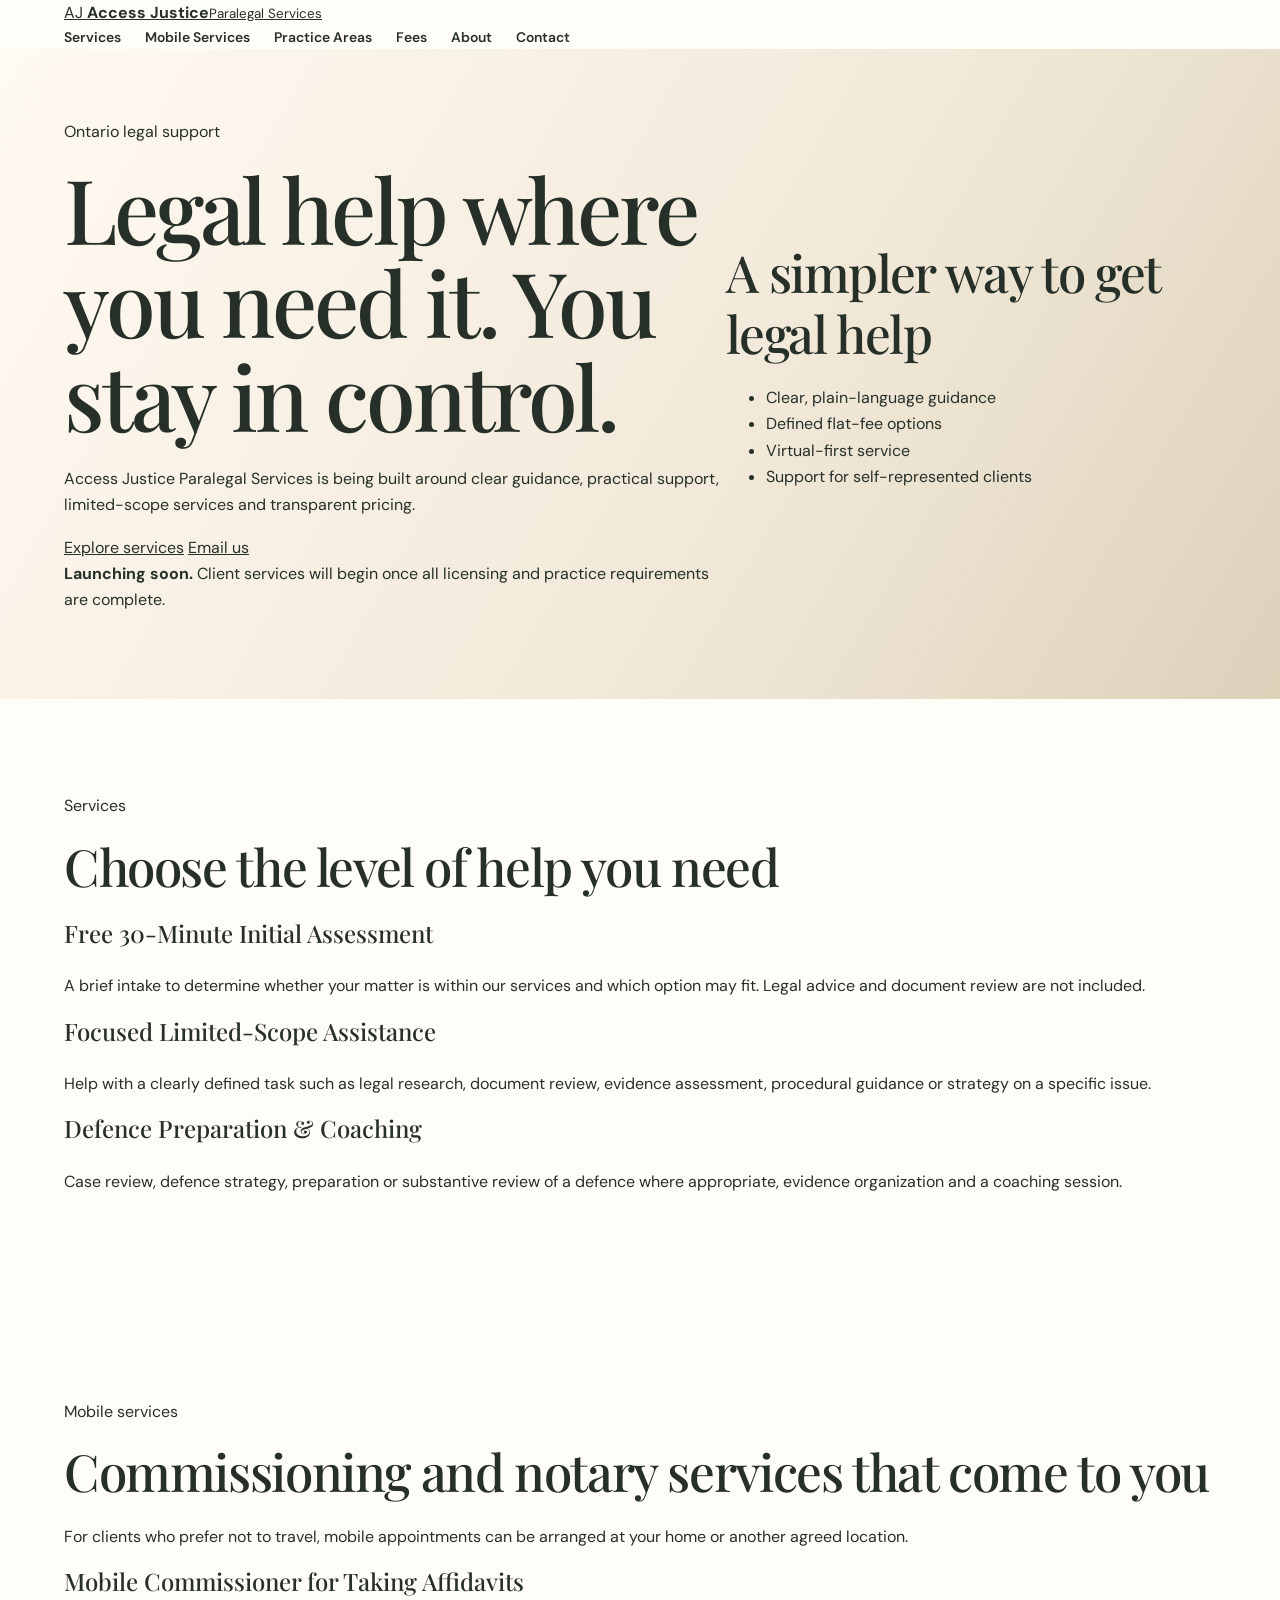
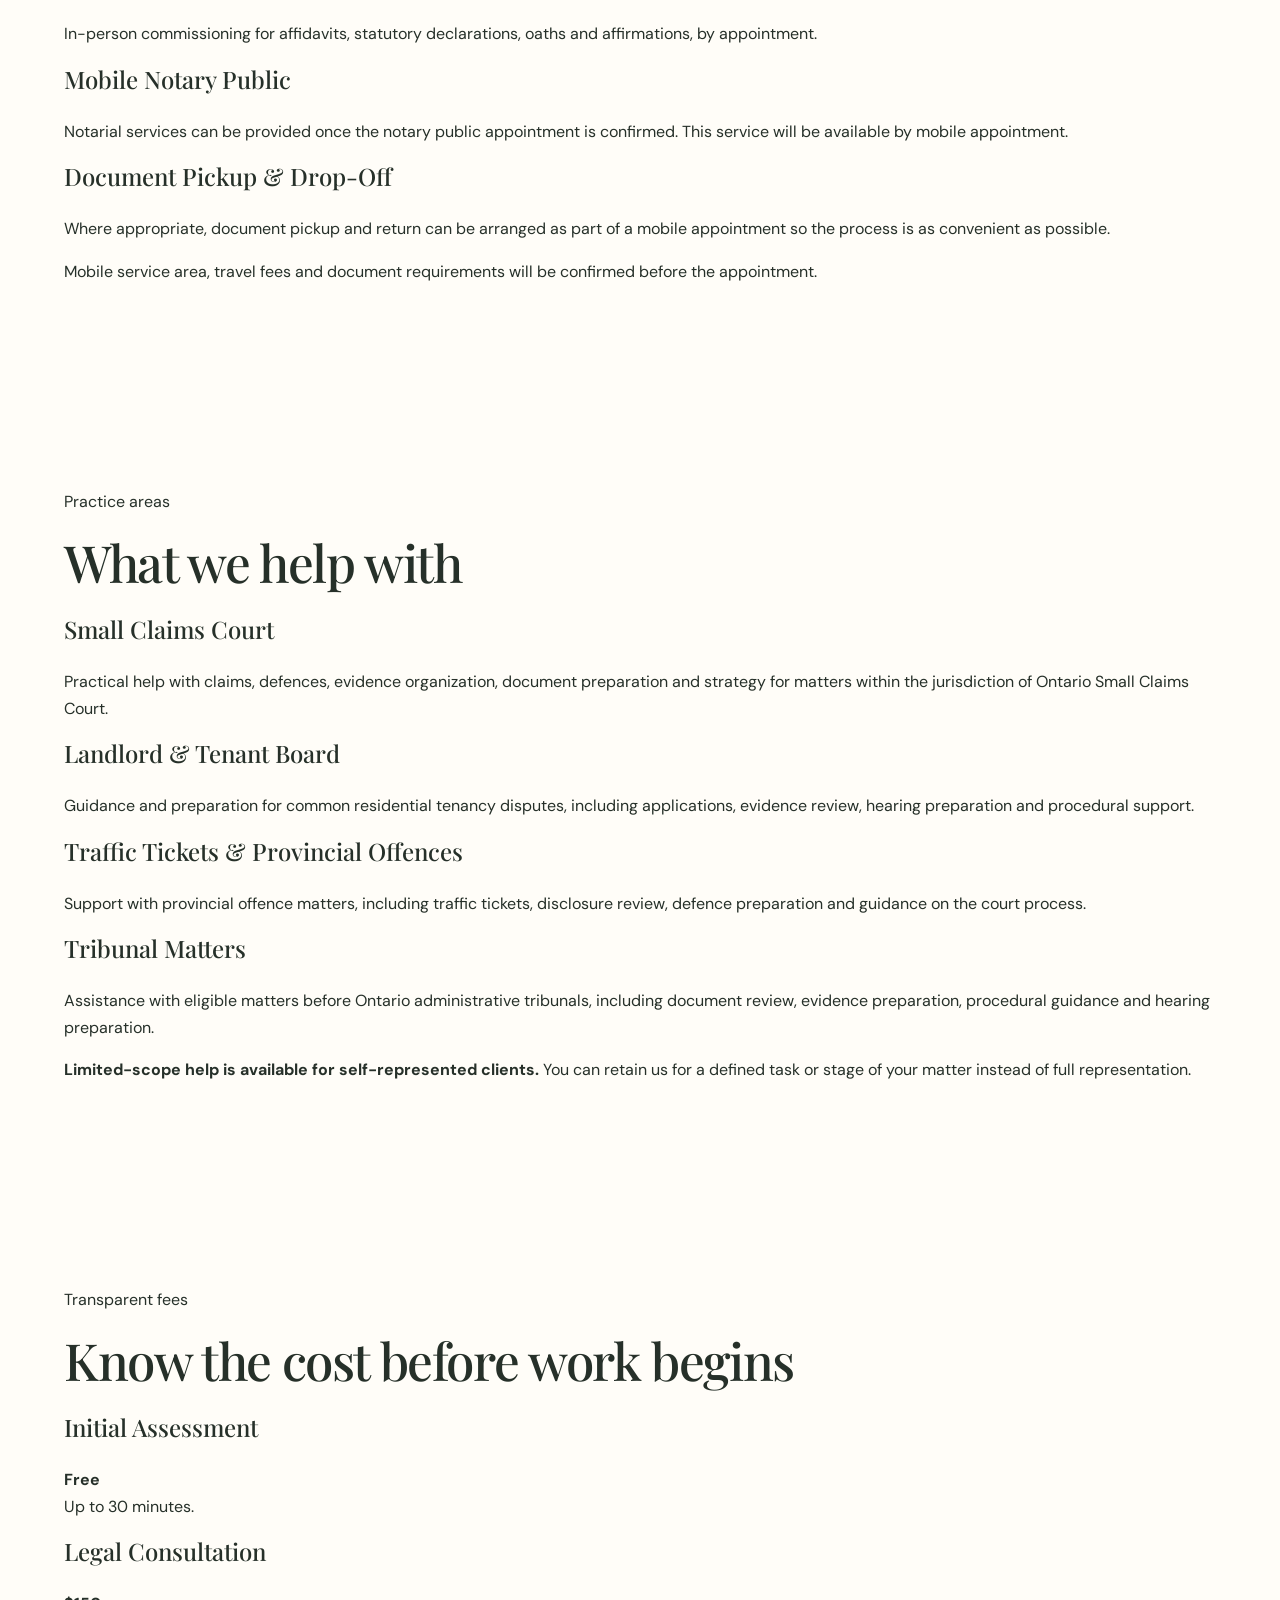
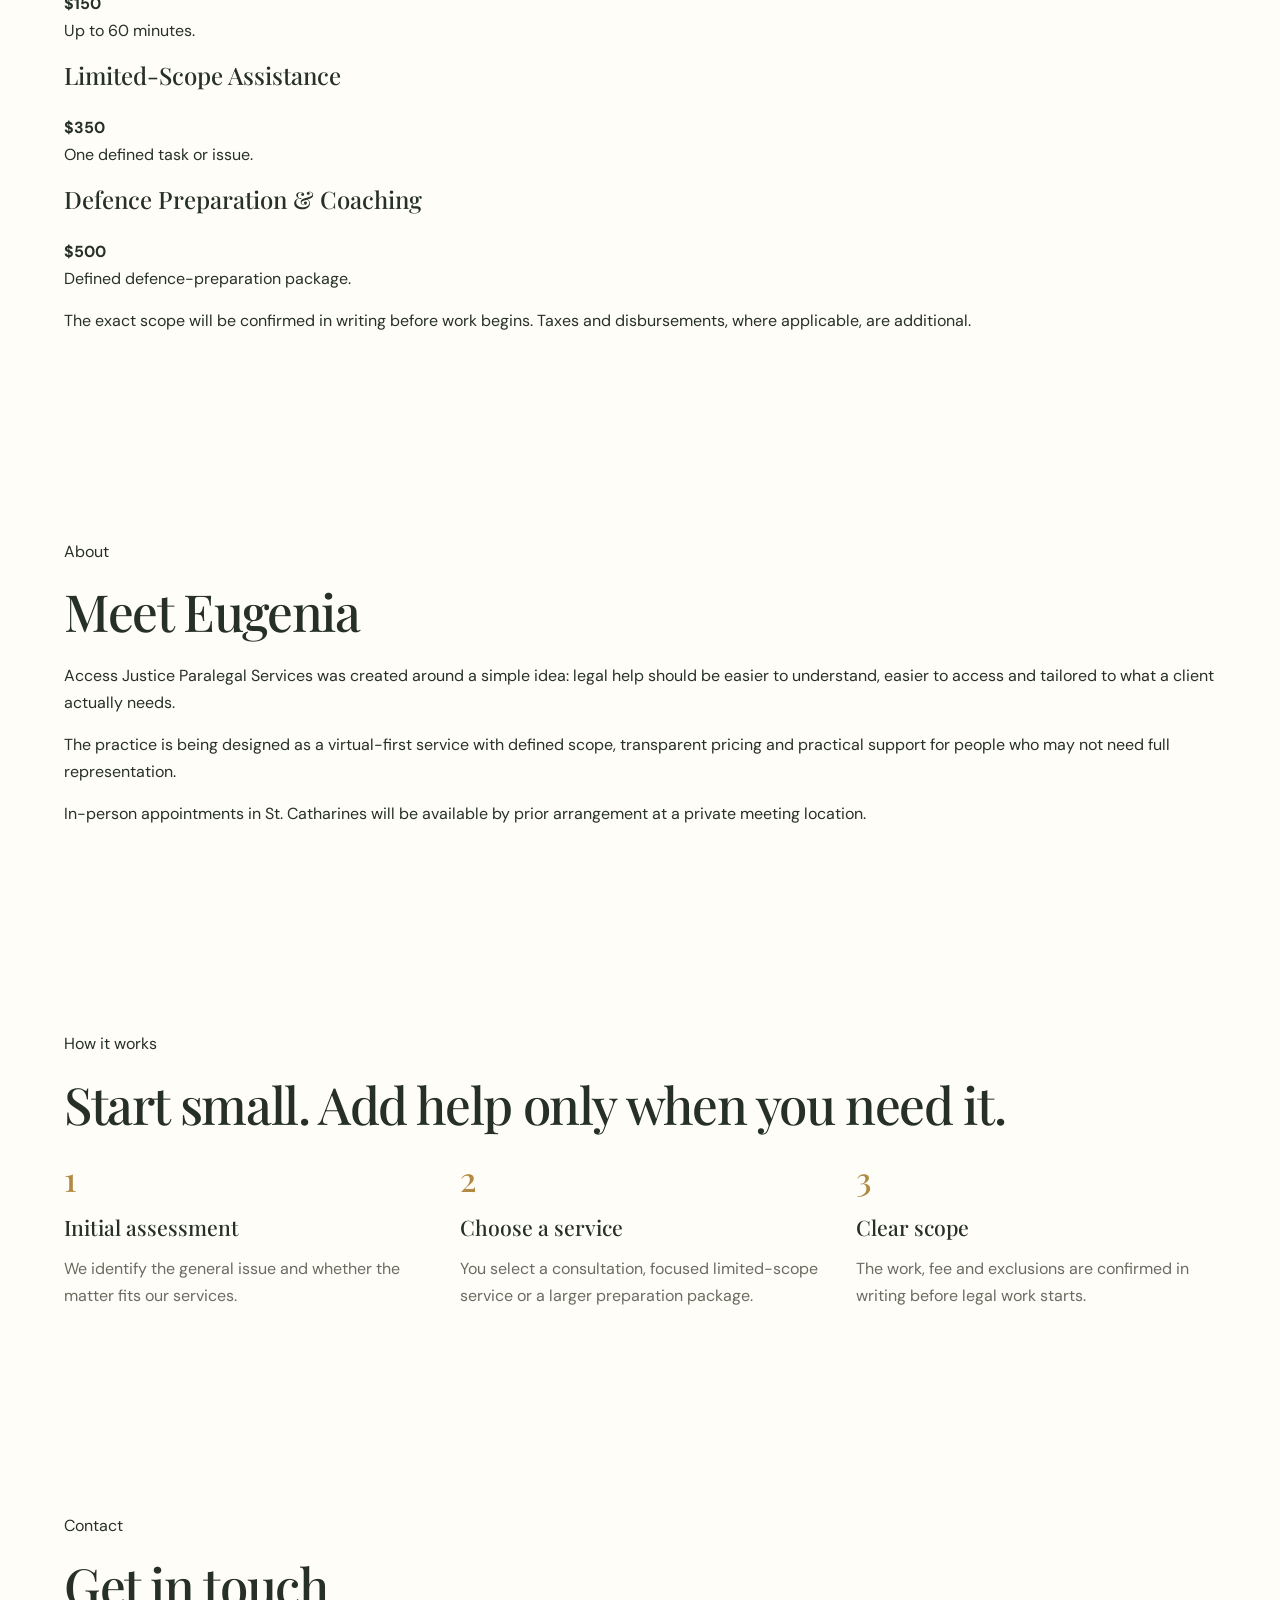
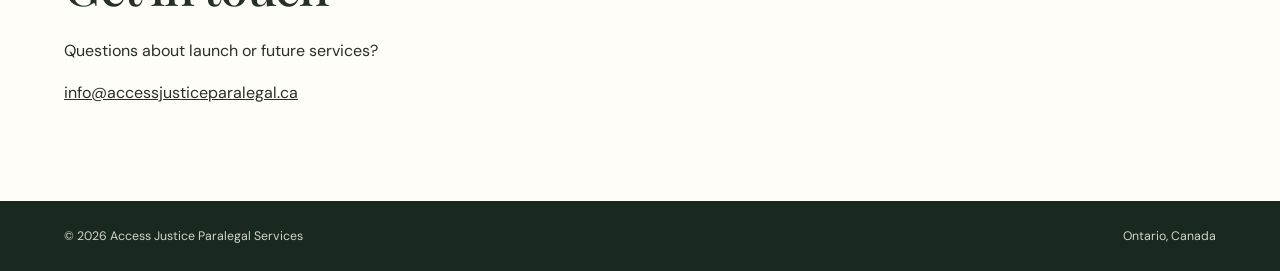
<file: website-draft.html>
<!doctype html>
<html lang="en">
<head>
  <meta charset="utf-8">
  <meta name="viewport" content="width=device-width,initial-scale=1">
  <title>Access Justice Paralegal Services</title>
  <meta name="description" content="Practical, accessible paralegal support in Ontario. Limited-scope assistance, defence preparation and coaching, and consultations.">
  <link rel="stylesheet" href="styles.css">
</head>
<body>
<header class="header">
  <div class="wrap nav">
    <a class="brand" href="#top">
      <span class="mark">AJ</span>
      <span><strong>Access Justice</strong><small>Paralegal Services</small></span>
    </a>
    <nav>
      <a href="#services">Services</a>
      <a href="#mobile">Mobile Services</a>
      <a href="#practice">Practice Areas</a>
      <a href="#fees">Fees</a>
      <a href="#about">About</a>
      <a href="#contact" class="btn btn-small">Contact</a>
    </nav>
  </div>
</header>

<main id="top">
<section class="hero">
  <div class="wrap hero-grid">
    <div>
      <p class="kicker">Ontario legal support</p>
      <h1>Legal help where you need it. You stay in control.</h1>
      <p class="lead">Access Justice Paralegal Services is being built around clear guidance, practical support, limited-scope services and transparent pricing.</p>
      <div class="actions">
        <a class="btn" href="#services">Explore services</a>
        <a class="btn ghost" href="mailto:info@accessjusticeparalegal.ca">Email us</a>
      </div>
      <p class="notice"><strong>Launching soon.</strong> Client services will begin once all licensing and practice requirements are complete.</p>
    </div>
    <aside class="panel">
      <h2>A simpler way to get legal help</h2>
      <ul>
        <li>Clear, plain-language guidance</li>
        <li>Defined flat-fee options</li>
        <li>Virtual-first service</li>
        <li>Support for self-represented clients</li>
      </ul>
    </aside>
  </div>
</section>

<section id="services" class="section">
  <div class="wrap">
    <p class="kicker">Services</p>
    <h2>Choose the level of help you need</h2>
    <div class="cards">
      <article class="card"><h3>Free 30-Minute Initial Assessment</h3><p>A brief intake to determine whether your matter is within our services and which option may fit. Legal advice and document review are not included.</p></article>
      <article class="card"><h3>Focused Limited-Scope Assistance</h3><p>Help with a clearly defined task such as legal research, document review, evidence assessment, procedural guidance or strategy on a specific issue.</p></article>
      <article class="card"><h3>Defence Preparation & Coaching</h3><p>Case review, defence strategy, preparation or substantive review of a defence where appropriate, evidence organization and a coaching session.</p></article>
    </div>
  </div>
</section>

<section id="mobile" class="section alt">
  <div class="wrap">
    <p class="kicker">Mobile services</p>
    <h2>Commissioning and notary services that come to you</h2>
    <p class="lead">For clients who prefer not to travel, mobile appointments can be arranged at your home or another agreed location.</p>
    <div class="cards">
      <article class="card"><h3>Mobile Commissioner for Taking Affidavits</h3><p>In-person commissioning for affidavits, statutory declarations, oaths and affirmations, by appointment.</p></article>
      <article class="card"><h3>Mobile Notary Public</h3><p>Notarial services can be provided once the notary public appointment is confirmed. This service will be available by mobile appointment.</p></article>
      <article class="card"><h3>Document Pickup &amp; Drop-Off</h3><p>Where appropriate, document pickup and return can be arranged as part of a mobile appointment so the process is as convenient as possible.</p></article>
    </div>
    <p class="fine">Mobile service area, travel fees and document requirements will be confirmed before the appointment.</p>
  </div>
</section>

<section id="practice" class="section">
  <div class="wrap">
    <p class="kicker">Practice areas</p>
    <h2>What we help with</h2>
    <div class="cards">
      <article class="card"><h3>Small Claims Court</h3><p>Practical help with claims, defences, evidence organization, document preparation and strategy for matters within the jurisdiction of Ontario Small Claims Court.</p></article>
      <article class="card"><h3>Landlord &amp; Tenant Board</h3><p>Guidance and preparation for common residential tenancy disputes, including applications, evidence review, hearing preparation and procedural support.</p></article>
      <article class="card"><h3>Traffic Tickets &amp; Provincial Offences</h3><p>Support with provincial offence matters, including traffic tickets, disclosure review, defence preparation and guidance on the court process.</p></article>
      <article class="card"><h3>Tribunal Matters</h3><p>Assistance with eligible matters before Ontario administrative tribunals, including document review, evidence preparation, procedural guidance and hearing preparation.</p></article>
    </div>
    <p class="fine"><strong>Limited-scope help is available for self-represented clients.</strong> You can retain us for a defined task or stage of your matter instead of full representation.</p>
  </div>
</section>

<section id="fees" class="section alt">
  <div class="wrap">
    <p class="kicker">Transparent fees</p>
    <h2>Know the cost before work begins</h2>
    <div class="pricing">
      <article class="price"><h3>Initial Assessment</h3><strong>Free</strong><p>Up to 30 minutes.</p></article>
      <article class="price"><h3>Legal Consultation</h3><strong>$150</strong><p>Up to 60 minutes.</p></article>
      <article class="price"><h3>Limited-Scope Assistance</h3><strong>$350</strong><p>One defined task or issue.</p></article>
      <article class="price"><h3>Defence Preparation &amp; Coaching</h3><strong>$500</strong><p>Defined defence-preparation package.</p></article>
    </div>
    <p class="fine">The exact scope will be confirmed in writing before work begins. Taxes and disbursements, where applicable, are additional.</p>
  </div>
</section>

<section id="about" class="section">
  <div class="wrap two-col">
    <div><p class="kicker">About</p><h2>Meet Eugenia</h2></div>
    <div>
      <p>Access Justice Paralegal Services was created around a simple idea: legal help should be easier to understand, easier to access and tailored to what a client actually needs.</p>
      <p>The practice is being designed as a virtual-first service with defined scope, transparent pricing and practical support for people who may not need full representation.</p>
      <p>In-person appointments in St. Catharines will be available by prior arrangement at a private meeting location.</p>
    </div>
  </div>
</section>

<section class="section alt">
  <div class="wrap">
    <p class="kicker">How it works</p>
    <h2>Start small. Add help only when you need it.</h2>
    <div class="steps">
      <div><span>1</span><h3>Initial assessment</h3><p>We identify the general issue and whether the matter fits our services.</p></div>
      <div><span>2</span><h3>Choose a service</h3><p>You select a consultation, focused limited-scope service or a larger preparation package.</p></div>
      <div><span>3</span><h3>Clear scope</h3><p>The work, fee and exclusions are confirmed in writing before legal work starts.</p></div>
    </div>
  </div>
</section>

<section id="contact" class="section contact">
  <div class="wrap contact-box">
    <div><p class="kicker light">Contact</p><h2>Get in touch</h2><p>Questions about launch or future services?</p></div>
    <a class="btn light-btn" href="mailto:info@accessjusticeparalegal.ca">info@accessjusticeparalegal.ca</a>
  </div>
</section>
</main>

<footer><div class="wrap foot"><span>© 2026 Access Justice Paralegal Services</span><span>Ontario, Canada</span></div></footer>
</body>
</html>
</file>
<file: styles.css>
@import url('https://fonts.googleapis.com/css2?family=DM+Sans:wght@400;500;600;700&family=Playfair+Display:ital,wght@0,400;0,500;0,600;1,400;1,500&display=swap');
:root{--forest:#203327;--forest2:#304430;--olive:#677052;--gold:#b18a43;--cream:#f7f2e8;--paper:#fffdf8;--sand:#eae2d2;--ink:#263029;--muted:#6b6c5f;--line:#ded6c7}
*{box-sizing:border-box}html{scroll-behavior:smooth;scroll-padding-top:94px}body{margin:0;background:var(--paper);color:var(--ink);font:16px/1.65 'DM Sans',Arial,sans-serif}a{color:inherit}.wrap{width:min(1160px,90%);margin:0 auto}.skip{position:absolute;left:-9999px}.skip:focus{left:16px;top:8px;z-index:999;background:#fff;padding:12px}h1,h2,h3,h4,p{margin-top:0}h1,h2,h3,.logo strong,.illustration-title{font-family:'Playfair Display',Georgia,serif;font-weight:500}h1{font-size:clamp(3.6rem,7vw,6.9rem);line-height:1.04;letter-spacing:-.035em;margin-bottom:25px}h1 em,h2 em{font-weight:400}h2{font-size:clamp(2.3rem,4vw,4.1rem);line-height:1.18;letter-spacing:-.027em;margin-bottom:22px}h3{font-size:1.5rem;line-height:1.3}h4{font-size:1.17rem;line-height:1.35}.eyebrow{color:var(--gold);font-size:.78rem;letter-spacing:.2em;font-weight:700;margin-bottom:17px}.site-header{position:sticky;top:0;z-index:30;background:rgba(255,253,248,.96);backdrop-filter:blur(12px);border-bottom:1px solid var(--line)}.header-inner{display:flex;align-items:center;justify-content:space-between;min-height:96px;gap:18px}.logo{display:flex;align-items:center;gap:14px;text-decoration:none;color:var(--forest)}.logo-icon{font-family:Georgia,serif;font-size:2.55rem;line-height:1;color:#99742e;padding-right:15px;border-right:1px solid var(--gold)}.logo-copy{display:flex;flex-direction:column}.logo strong{font-size:1.5rem;line-height:1.1;letter-spacing:.09em}.logo small{font-size:.65rem;letter-spacing:.28em;padding-top:5px}nav{display:flex;gap:24px;align-items:center}nav a{text-decoration:none;font-size:.87rem;font-weight:600}nav a:hover{text-decoration:underline;text-underline-offset:5px}.nav-contact{padding:11px 17px;border:1px solid var(--gold)}.hero{overflow:hidden;background:linear-gradient(120deg,#fffaf2 0%,#f1e8d8 60%,#dcd2ba 100%)}.hero-grid{min-height:650px;display:grid;grid-template-columns:1.15fr .85fr;align-items:center}.hero-copy{padding:80px 0 85px;position:relative;z-index:2}.hero-copy h1{color:#1b2c22}.hero-copy h1 em{color:#8f6a30}.gold-rule{width:125px;height:3px;background:var(--gold);margin:28px 0}.hero-lead{font-size:1.2rem;line-height:1.75;max-width:530px}.hero-actions{display:flex;gap:14px;flex-wrap:wrap;margin-top:32px}.button{display:inline-block;padding:13px 23px;background:var(--forest);border:1px solid var(--forest);color:#fff;text-decoration:none;font-weight:600;font-size:.91rem;transition:transform .2s,background .2s}.button:hover{background:#3a5340;transform:translateY(-1px)}.button-outline{background:transparent;color:var(--forest)}.button-outline:hover{color:white}.hero-note{font-size:.81rem;color:var(--muted);margin:21px 0 0}.hero-art{position:relative;height:100%;min-height:580px;display:grid;place-items:center;isolation:isolate}.hero-art::before{content:'';position:absolute;width:490px;height:490px;border-radius:50%;background:linear-gradient(130deg,#f8f2e7,#c8c0a8);right:-90px;top:58px;box-shadow:0 30px 80px #85755c24;z-index:-2}.sun-glow{position:absolute;inset:0;background:radial-gradient(ellipse at 65% 38%,#fff9dbb3,transparent 65%)}.hero-art-inner{width:290px;height:360px;display:flex;align-items:center;justify-content:center;flex-direction:column;background:#f7f0e3c9;border:1px solid #c3ab7b;box-shadow:0 24px 55px #75684828;transform:rotate(-3deg);position:relative;z-index:2}.hero-art-inner::after{content:'';position:absolute;inset:12px;border:1px solid #c3ab7b}.hero-art-scale{font-size:6.6rem;color:#93712f;line-height:1}.fine-line,.illustration-rule{width:84px;height:1px;background:var(--gold);margin:30px auto}.art-caption{text-align:center;font-size:1.05rem;letter-spacing:.19em;line-height:2.1}.art-caption span{font-size:.67rem;letter-spacing:.23em}.leaf{position:absolute;width:170px;height:46px;border-radius:0 100% 0 100%;background:linear-gradient(45deg,#53633d,#203b29);transform-origin:0 50%;box-shadow:0 7px 10px #1727192a;z-index:1}.leaf-one{right:-45px;top:95px;transform:rotate(-53deg)}.leaf-two{right:-36px;top:255px;transform:rotate(-12deg)}.leaf-three{left:10px;bottom:110px;transform:rotate(157deg)}.leaf-four{right:20px;bottom:110px;transform:rotate(29deg)}.trust-line{background:var(--forest);color:#e9dfcc}.trust-grid{display:flex;justify-content:space-between;gap:22px;padding:24px 0;font-size:.74rem;letter-spacing:.17em;font-weight:600}.section{padding:94px 0}.intro{max-width:780px;color:#66695f;font-size:1.08rem;line-height:1.8;margin-bottom:39px}.service-grid{display:grid;grid-template-columns:repeat(3,1fr);gap:22px}.service-card{background:#fcfaf4;border:1px solid var(--line);padding:34px 30px;min-height:275px}.service-number{display:block;color:var(--gold);font-family:Georgia,serif;font-size:1.7rem;margin-bottom:24px}.service-card h3{color:var(--forest);margin-bottom:13px}.service-card p{color:var(--muted);margin-bottom:0}.pricing-section{background:var(--cream)}.section-subtitle{font:500 1.7rem 'Playfair Display',Georgia,serif;color:var(--forest);padding-bottom:16px;border-bottom:1px solid var(--gold);margin:45px 0 0}.fee-list{background:#fffdf8;border:1px solid var(--line);border-top:0}.fee-row{display:flex;align-items:center;justify-content:space-between;gap:30px;padding:23px 28px;border-top:1px solid var(--line)}.fee-row:first-child{border-top:0}.fee-row h4{margin:0 0 6px;font-family:'DM Sans',Arial,sans-serif;font-weight:700;font-size:1rem;color:var(--forest)}.fee-row p{font-size:.89rem;color:var(--muted);margin:0;max-width:650px;line-height:1.6}.detail{font-weight:400;color:var(--muted)}.fee-amount{min-width:175px;text-align:right;font-size:1.35rem;font-weight:700;color:var(--forest);white-space:nowrap}.fee-amount small,.combo-bottom small{display:block;font-size:.74rem;color:var(--muted);font-weight:500;white-space:normal}.fee-amount.quote{font-size:1rem}.featured-row{background:#f0eee4}.mini-label{display:block;font-size:.65rem;font-weight:700;letter-spacing:.14em;color:#886b36;margin-bottom:7px}.combo-title{margin-top:65px}.compact{margin:18px 0 26px}.combo-grid{display:grid;grid-template-columns:1fr 1fr;gap:22px}.combo{background:var(--paper);border:1px solid #d4c7ac;padding:32px;display:flex;flex-direction:column}.combo.highlighted{border-top:5px solid var(--gold);padding-top:28px}.combo h4{font:500 1.65rem 'Playfair Display',Georgia,serif;color:var(--forest);margin:0 0 12px}.combo>p:not(.eyebrow):not(.comparison){color:var(--muted);flex-grow:1}.combo-bottom{display:flex;align-items:center;justify-content:space-between;gap:12px;margin-top:14px}.combo-bottom strong{font:500 2.6rem 'Playfair Display',Georgia,serif;color:var(--forest);line-height:1.15}.save{border:1px solid var(--gold);color:#795c25;padding:6px 12px;font-size:.76rem;font-weight:700}.comparison{font-size:.78rem;color:#74756b;margin:14px 0 0}.pricing-note{margin-top:33px;padding:22px 26px;border-left:3px solid var(--gold);background:#eae5d8;color:#555d4d}.pricing-note strong{color:var(--forest)}.pricing-note p{font-size:.85rem;line-height:1.75;margin:8px 0 0}.mobile-section{background:#ede5d5;overflow:hidden}.mobile-grid{display:grid;grid-template-columns:1.1fr .9fr;gap:75px;align-items:center}.script-line{font:italic 2.5rem 'Playfair Display',Georgia,serif;color:#957132;margin:0 0 25px}.mobile-lead{font-size:1.16rem;line-height:1.8}.mobile-features{display:flex;flex-wrap:wrap;gap:10px;margin:30px 0}.mobile-features span{border:1px solid #c9b996;padding:12px 15px;font-size:.82rem;font-weight:700;background:#f8f2e8}.fine-mobile{font-size:.85rem;color:var(--muted);max-width:550px;margin-bottom:24px}.mobile-illustration{min-height:520px;background:radial-gradient(ellipse at 40% 50%,#eee7d4 0,#cec4a9 75%);display:grid;place-items:center;position:relative}.mobile-illustration::before,.mobile-illustration::after{content:'';position:absolute;width:210px;height:55px;border-radius:0 100% 0 100%;background:#435639;opacity:.84}.mobile-illustration::before{right:-45px;top:55px;transform:rotate(-32deg)}.mobile-illustration::after{left:-55px;bottom:50px;transform:rotate(145deg)}.illustration-frame{width:75%;min-height:380px;background:#f8f1e4e8;border:1px solid #ba9a62;box-shadow:0 24px 60px #6c6a5533;display:flex;align-items:center;justify-content:center;flex-direction:column;text-align:center;padding:30px;position:relative}.plant-symbol{font-size:5rem;color:var(--olive)}.illustration-title{font-size:3rem;line-height:1.2;color:var(--forest)}.illustration-foot{font-size:.64rem;letter-spacing:.2em}.about-grid{display:grid;grid-template-columns:1fr 1fr;gap:65px}.about-grid p{line-height:1.8}.steps-section{background:#f3eee5}.steps{display:grid;grid-template-columns:repeat(3,1fr);gap:36px}.steps article{border-top:1px solid var(--gold);padding-top:22px}.steps span{font:500 2.1rem 'Playfair Display',Georgia,serif;color:var(--gold)}.steps h3{font-size:1.33rem;margin:14px 0}.steps p{color:var(--muted)}.contact-section{background:var(--forest);color:#faf4e8;padding:75px 0}.contact-grid{display:grid;grid-template-columns:1fr 1fr;gap:45px}.contact-section h2{color:#f8f1e1}.contact-section .eyebrow{color:#d1aa65}.contact-links{display:flex;flex-direction:column;gap:17px;justify-content:center}.contact-links a{font:500 clamp(1.1rem,2vw,1.65rem) 'Playfair Display',Georgia,serif;color:#f9f0db;text-decoration:none;overflow-wrap:anywhere}.contact-links a:hover{text-decoration:underline}.contact-links p{color:#d5dbd0;font-size:.85rem}footer{background:#1a291f;color:#d2d4c8;padding:25px 0;font-size:.77rem}.foot{display:flex;justify-content:space-between;gap:20px}
@media(max-width:980px){nav{gap:14px}nav a{font-size:.77rem}.logo strong{font-size:1.14rem}.hero-grid{grid-template-columns:1fr .8fr}.hero-art-inner{width:220px;height:300px}.hero-art::before{width:350px;height:350px}.hero-art-scale{font-size:5rem}.mobile-grid{gap:35px}}
@media(max-width:720px){.wrap{width:min(94%,560px)}.header-inner{min-height:85px;align-items:flex-start;flex-direction:column;gap:8px;padding:12px 0}.logo-icon{font-size:1.95rem}.logo strong{font-size:1.06rem}.logo small{font-size:.53rem}nav{overflow-x:auto;width:100%;padding:0 0 4px;gap:16px;white-space:nowrap}nav a{font-size:.76rem}nav .nav-contact{padding:4px 9px}.hero-grid,.mobile-grid,.about-grid,.contact-grid{grid-template-columns:1fr}.hero-copy{padding:65px 0 30px}.hero-art{min-height:300px;margin-bottom:25px}.hero-art::before{width:280px;height:280px;right:10%}.hero-art-inner{width:195px;height:245px}.hero-art-scale{font-size:3.5rem}.art-caption{font-size:.72rem}.trust-grid{flex-direction:column;text-align:center;gap:7px}.section{padding:65px 0}.service-grid,.combo-grid,.steps{grid-template-columns:1fr}.fee-row{align-items:flex-start;flex-direction:column;gap:10px;padding:20px}.fee-amount{text-align:left}.mobile-illustration{min-height:300px}.illustration-frame{min-height:240px}.illustration-title{font-size:2rem}.plant-symbol{font-size:3rem}.foot{flex-direction:column}.contact-section{padding:60px 0}}
@media(prefers-reduced-motion:reduce){html{scroll-behavior:auto}.button{transition:none}}
/* Published client inquiry form */
.inquiry-section{margin-top:52px;border-top:1px solid #647363;padding-top:40px}
.inquiry-section h3{font:500 clamp(1.5rem,3vw,2rem) 'Playfair Display',Georgia,serif;color:#f8f1e1;margin:0 0 14px}
.inquiry-section>p{max-width:750px;color:#d5dbd0;line-height:1.7}
.inquiry-form{margin-top:24px;background:#fff;border-radius:12px;overflow:hidden;max-width:850px}
.inquiry-form iframe{display:block;width:100%;height:1000px;border:0;background:#fff}
.inquiry-alt{margin-top:15px;font-size:.9rem}
.inquiry-alt a{color:#f8dca1;text-decoration:underline}
@media(max-width:720px){.inquiry-section{margin-top:36px;padding-top:30px}.inquiry-form iframe{height:1100px}}


/* Small Claims Court package cards and comparison */
.package-grid{display:grid;grid-template-columns:repeat(2,minmax(0,1fr));gap:20px;margin:28px 0 46px}
.package-card{background:#fffdf8;border:1px solid var(--line);padding:28px;display:flex;flex-direction:column;gap:14px;min-width:0}
.package-card-featured{border-top:5px solid var(--gold);padding-top:24px}
.package-head{display:flex;flex-direction:column;gap:10px}
.package-step{color:#8b6a32;font-size:.71rem;font-weight:700;letter-spacing:.13em}
.package-card h3{font-size:1.52rem;color:var(--forest);margin:0;min-height:2.5em}
.package-price{font:500 2.6rem 'Playfair Display',Georgia,serif;color:var(--forest);line-height:1.15}
.package-card p{font-size:.92rem;color:var(--muted);line-height:1.7;margin:0}
.package-card .package-deliverable{margin-top:auto;border-top:1px solid var(--line);padding-top:16px;color:var(--ink)}
.package-table-scroll{overflow-x:auto;background:#fffdf8;border:1px solid var(--line);margin:20px 0 45px}
.package-table{border-collapse:collapse;width:100%;min-width:620px;text-align:center}
.package-table caption{caption-side:bottom;text-align:left;padding:13px 18px;font-size:.76rem;color:var(--muted)}
.package-table th,.package-table td{border-bottom:1px solid var(--line);padding:15px 12px;font-size:.88rem}
.package-table thead th{background:var(--forest);color:#fffdf8;font-weight:600}
.package-table th:first-child{text-align:left;width:44%}
.package-table tbody th{font-weight:500}
.package-table td{color:var(--forest);font-weight:700}
.package-table tbody tr:nth-child(even){background:#f8f4eb}
@media(max-width:720px){.package-grid{grid-template-columns:1fr}.package-card h3{min-height:0}.package-card{padding:23px}.package-card-featured{padding-top:19px}}
</file>
